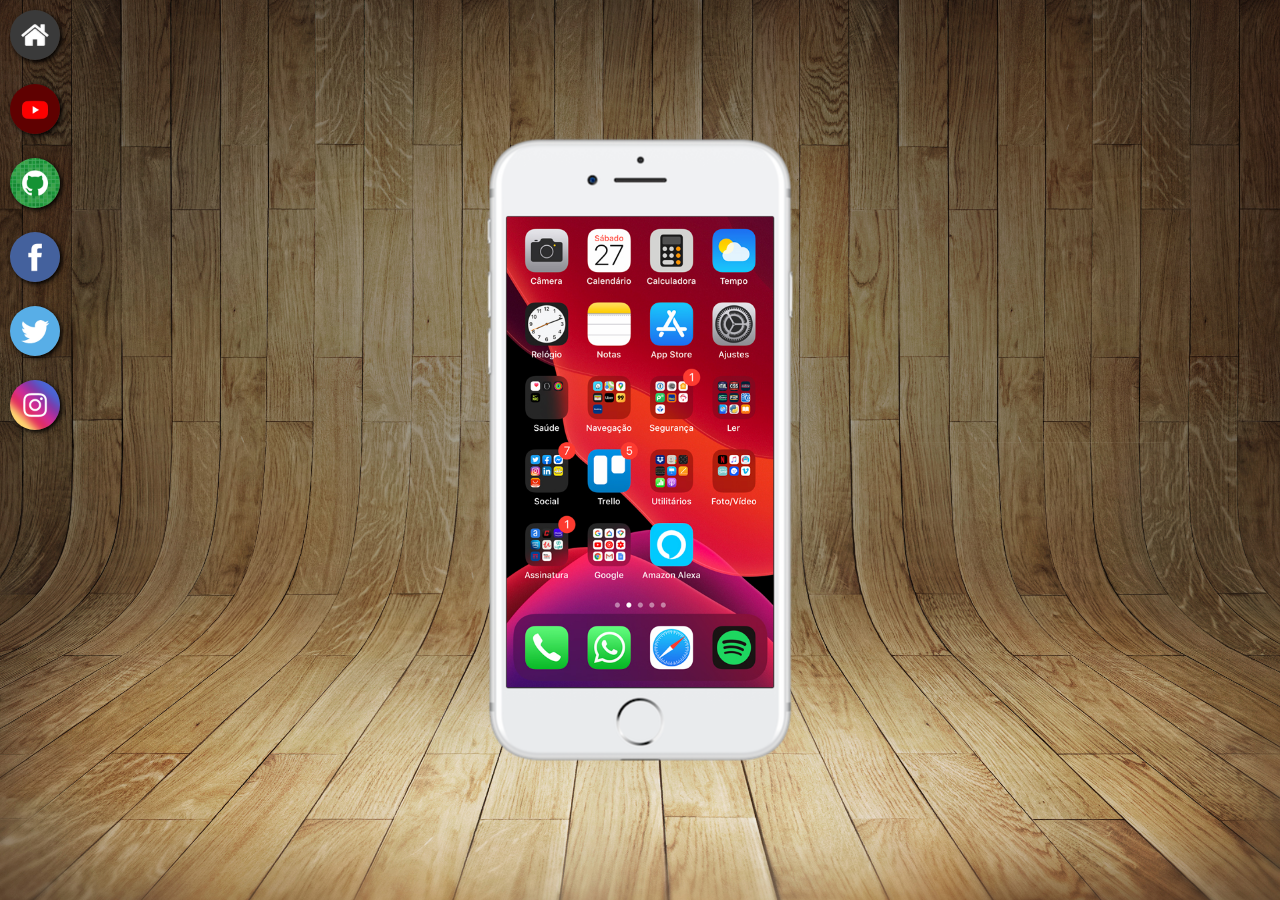
<file: index.html>
<!DOCTYPE html>
<html lang="pt-br">
<head>
    <meta charset="UTF-8">
    <meta name="viewport" content="width=device-width, initial-scale=1.0">
    <link rel="shortcut icon" href="favicon.ico" type="image/x-icon">
    <link rel="stylesheet" href="estilos/style.css">
    <title>Projeto redes sociais</title>
</head>
<body>
    <main>
        <section id="telefone">
            <iframe src="home.html" name="tela" id="tela" frameborder="0">
                Seu navegador nao e compativel
            </iframe>
        </section>
        <section id="redes-sociais">
            <a href="home.html" target="tela"><img src="imagens/logo-home.jpg" alt="Home"></a><br>
            <a href="youtube.html" target="tela"><img src="imagens/logo-youtube.jpg" alt="YouTube"></a><br>
            <a href="guithub.html" target="tela"><img src="imagens/logo-github.jpg" alt="gitHub"></a><br>
            <a href="facebook.html" target="tela"><img src="imagens/logo-facebook.jpg" alt="Facebook"></a><br>
            <a href="Twiter.html" target="tela"><img src="imagens/logo-twitter.jpg" alt="Twitter"></a><br>
            <a href="instagran.html"target="tela"><img src="imagens/logo-instagram.jpg" alt="Instagran"></a>

        </section>
    </main>
</body>
</html>
</file>
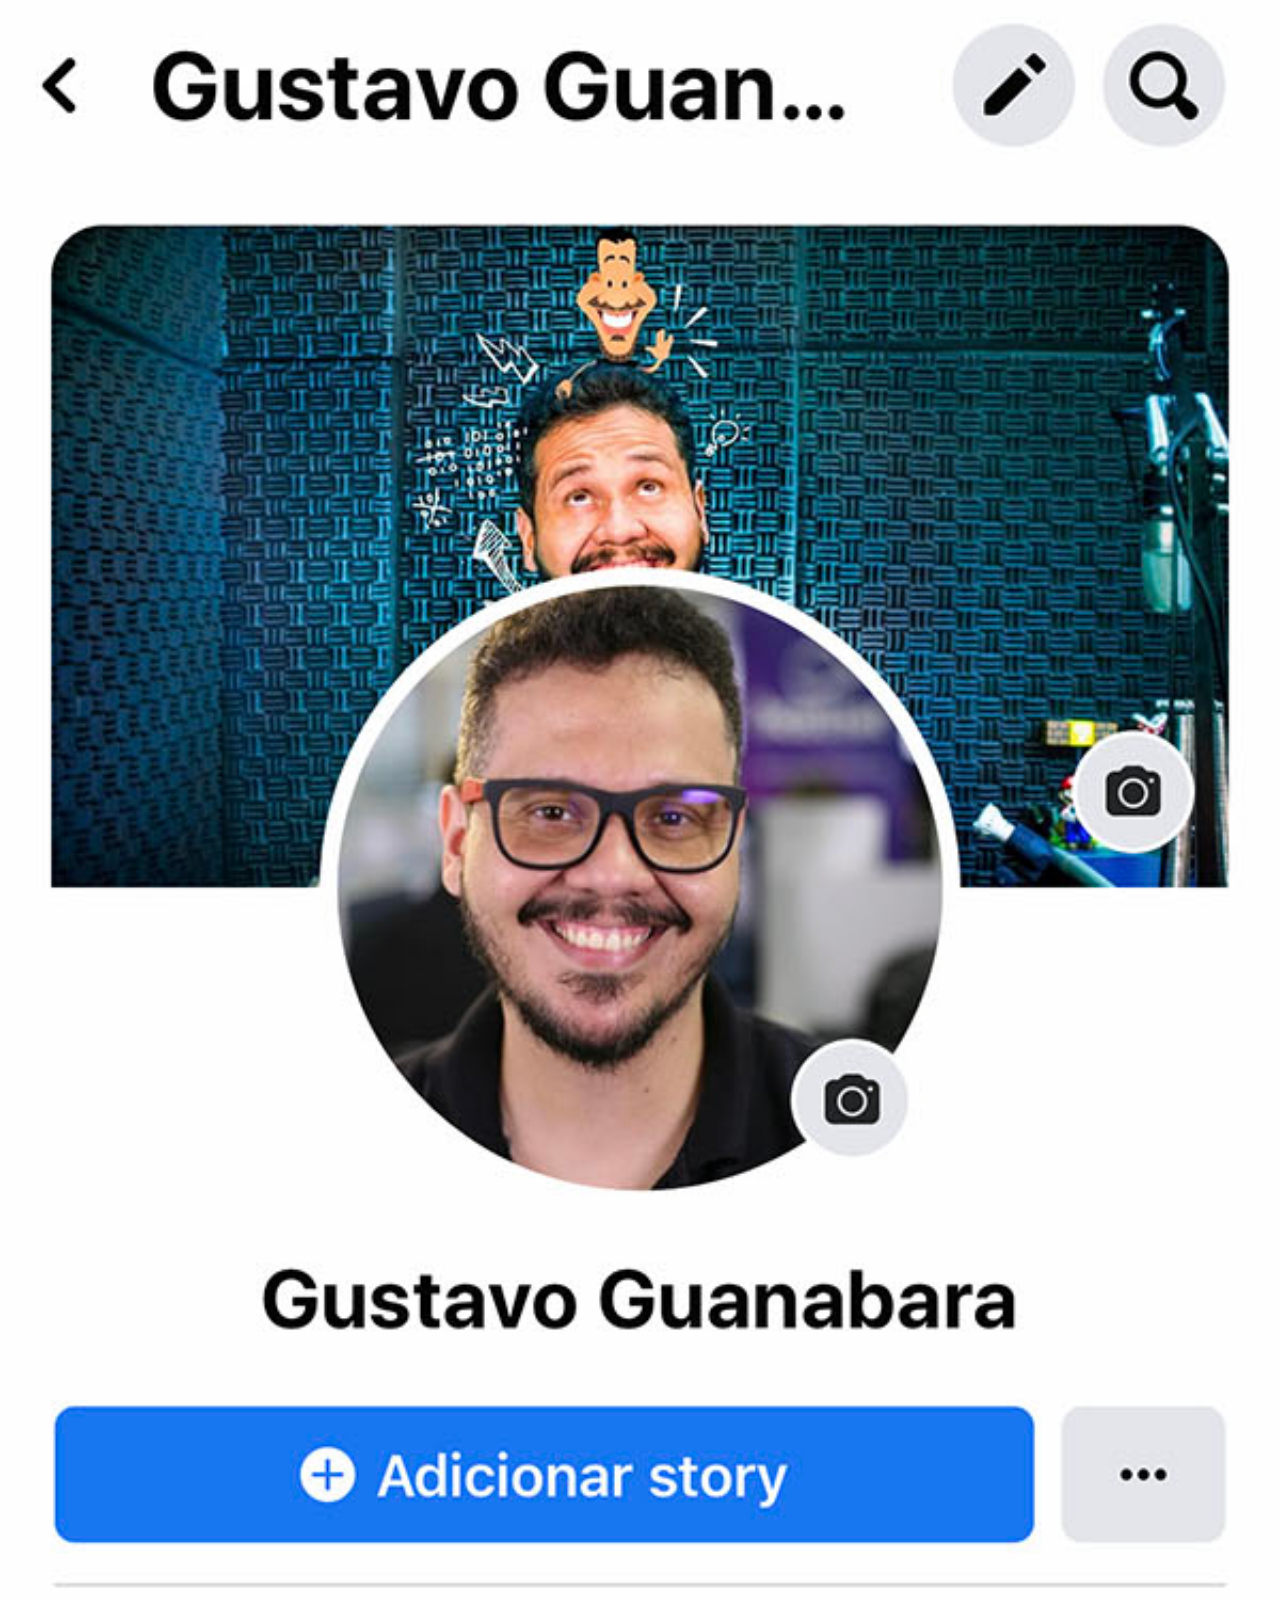
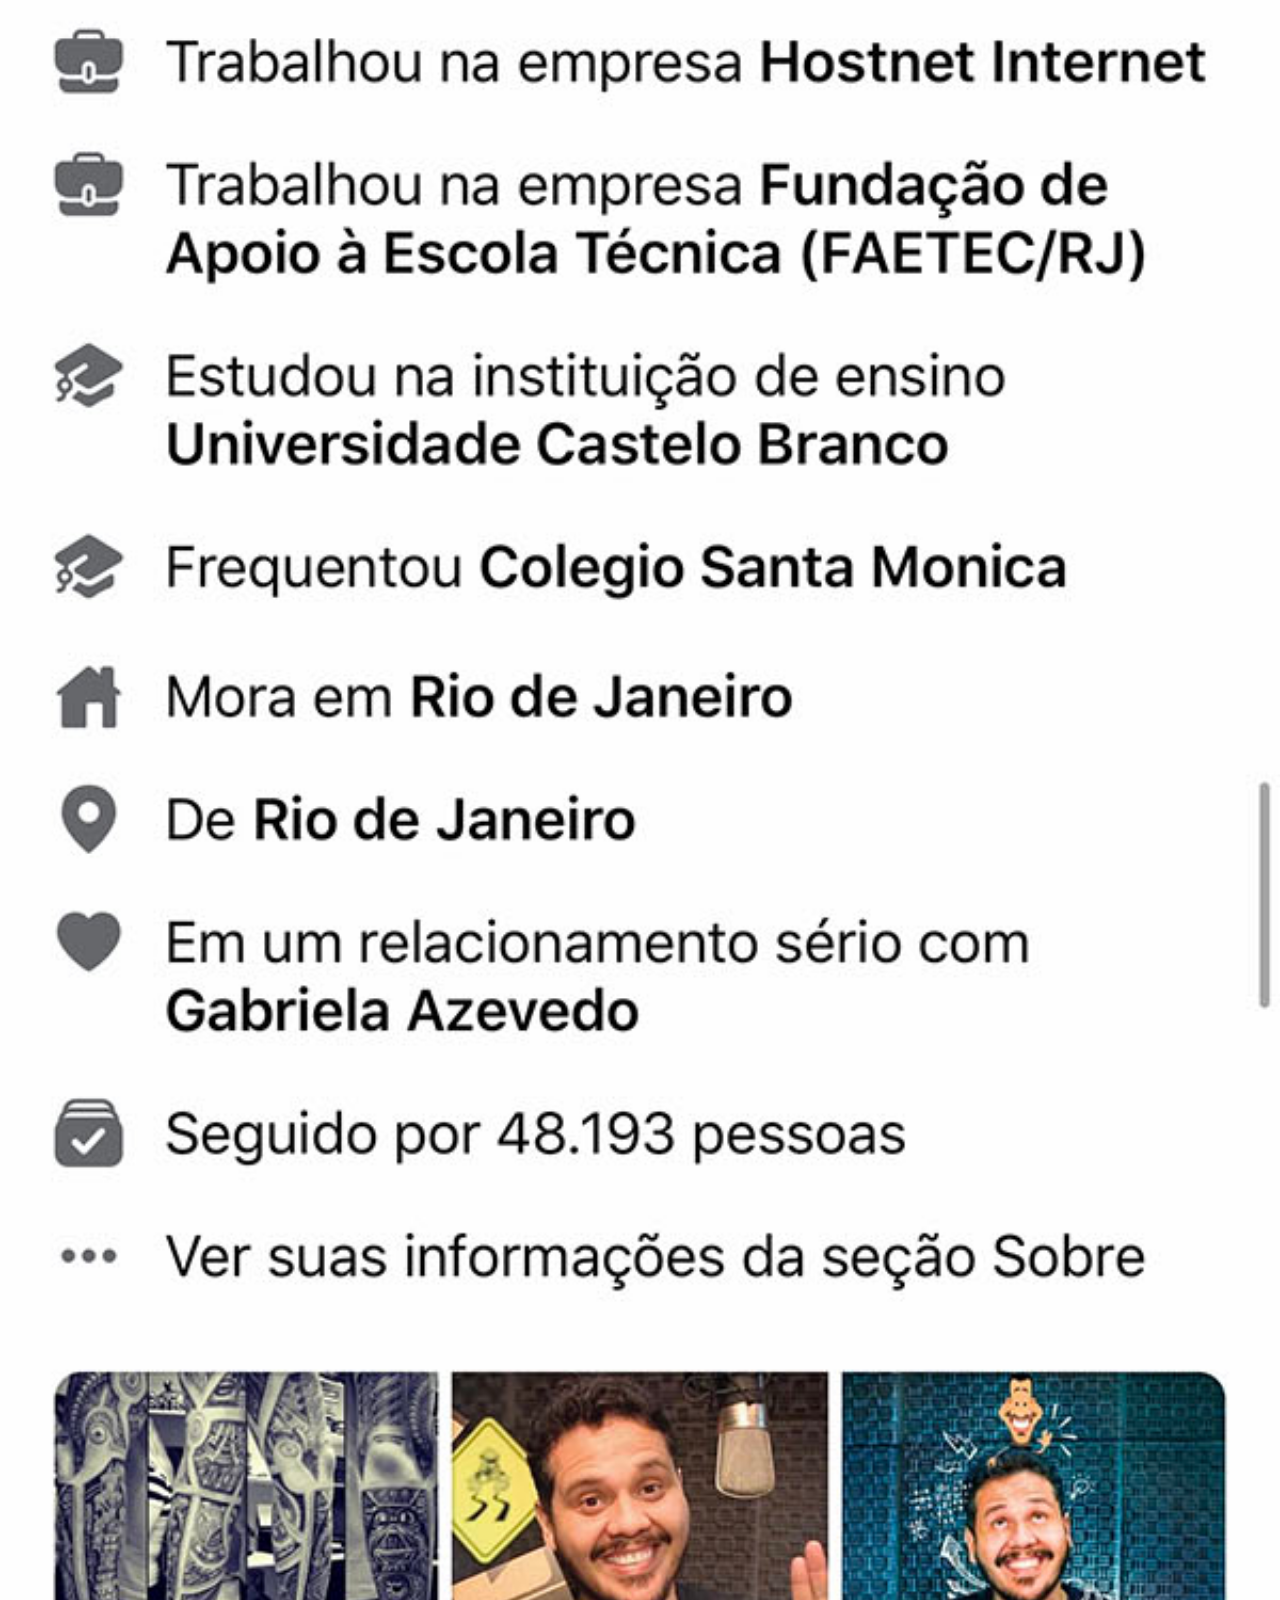
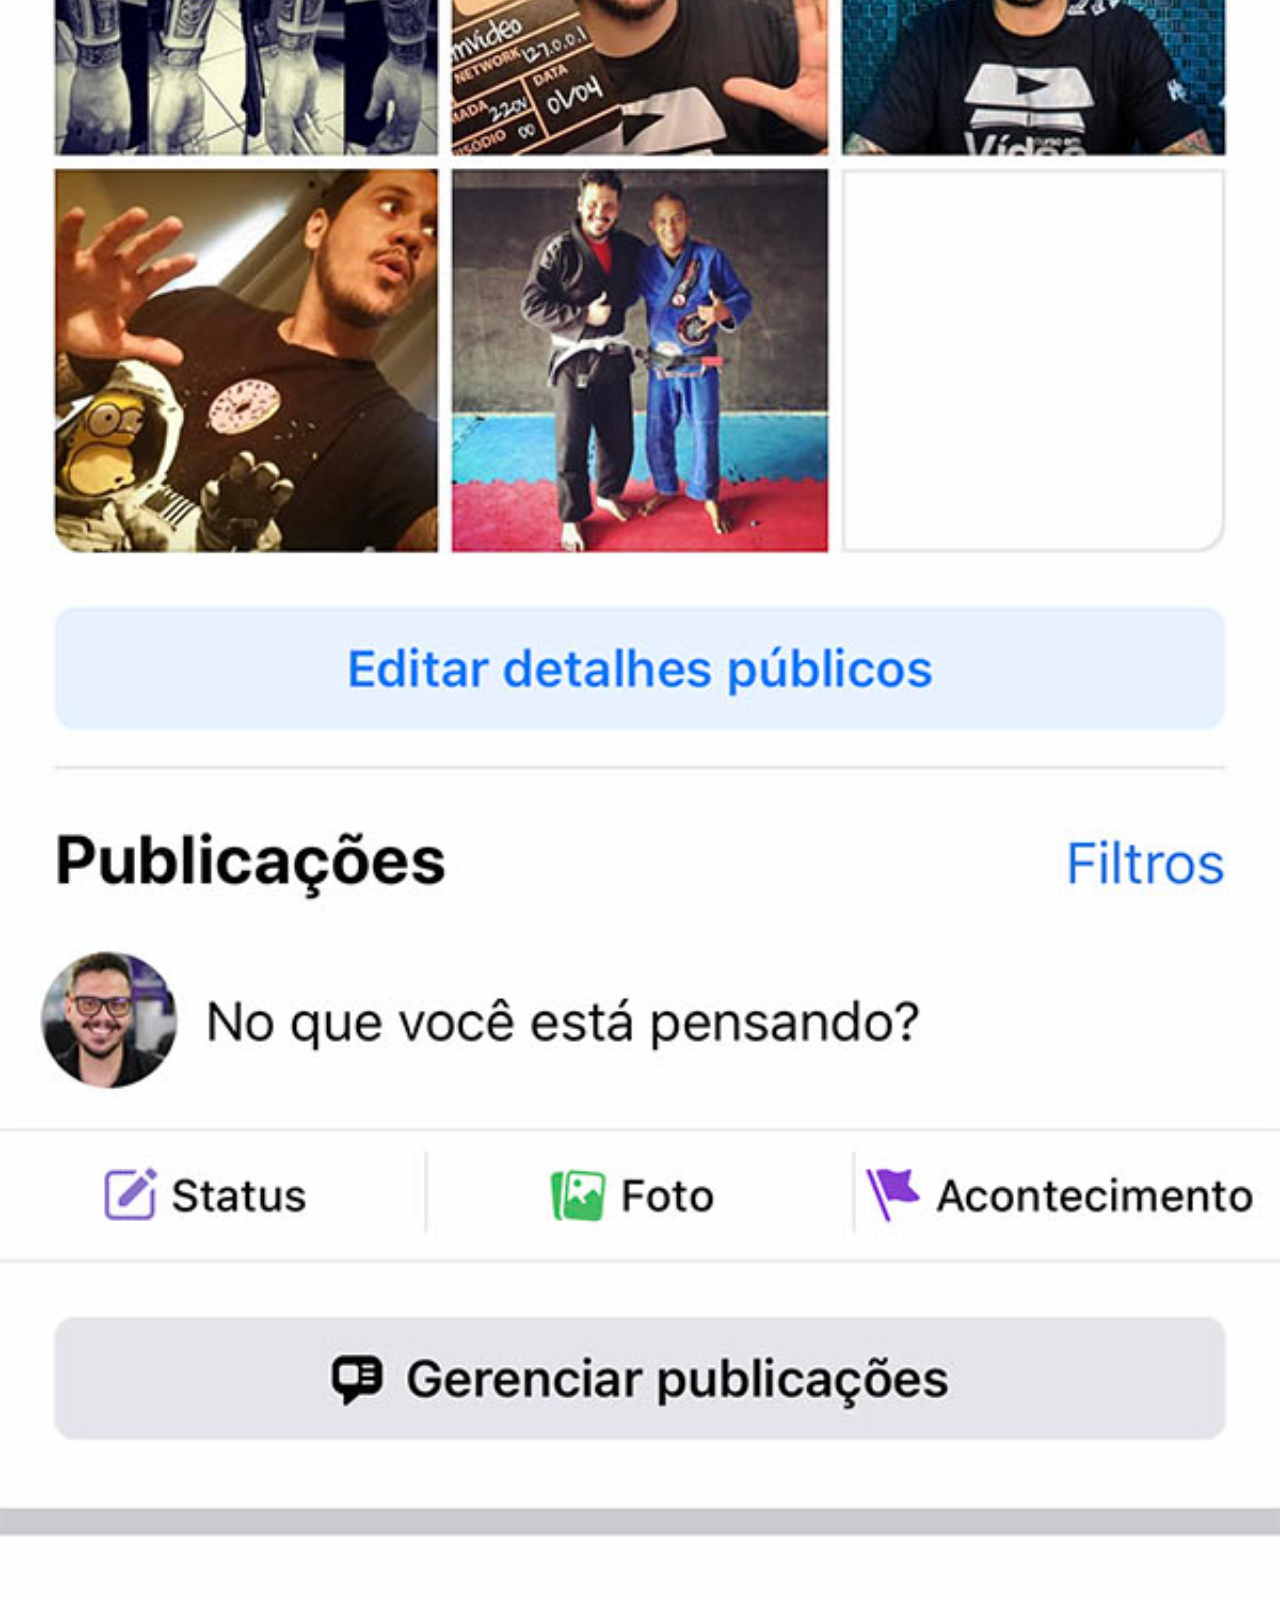
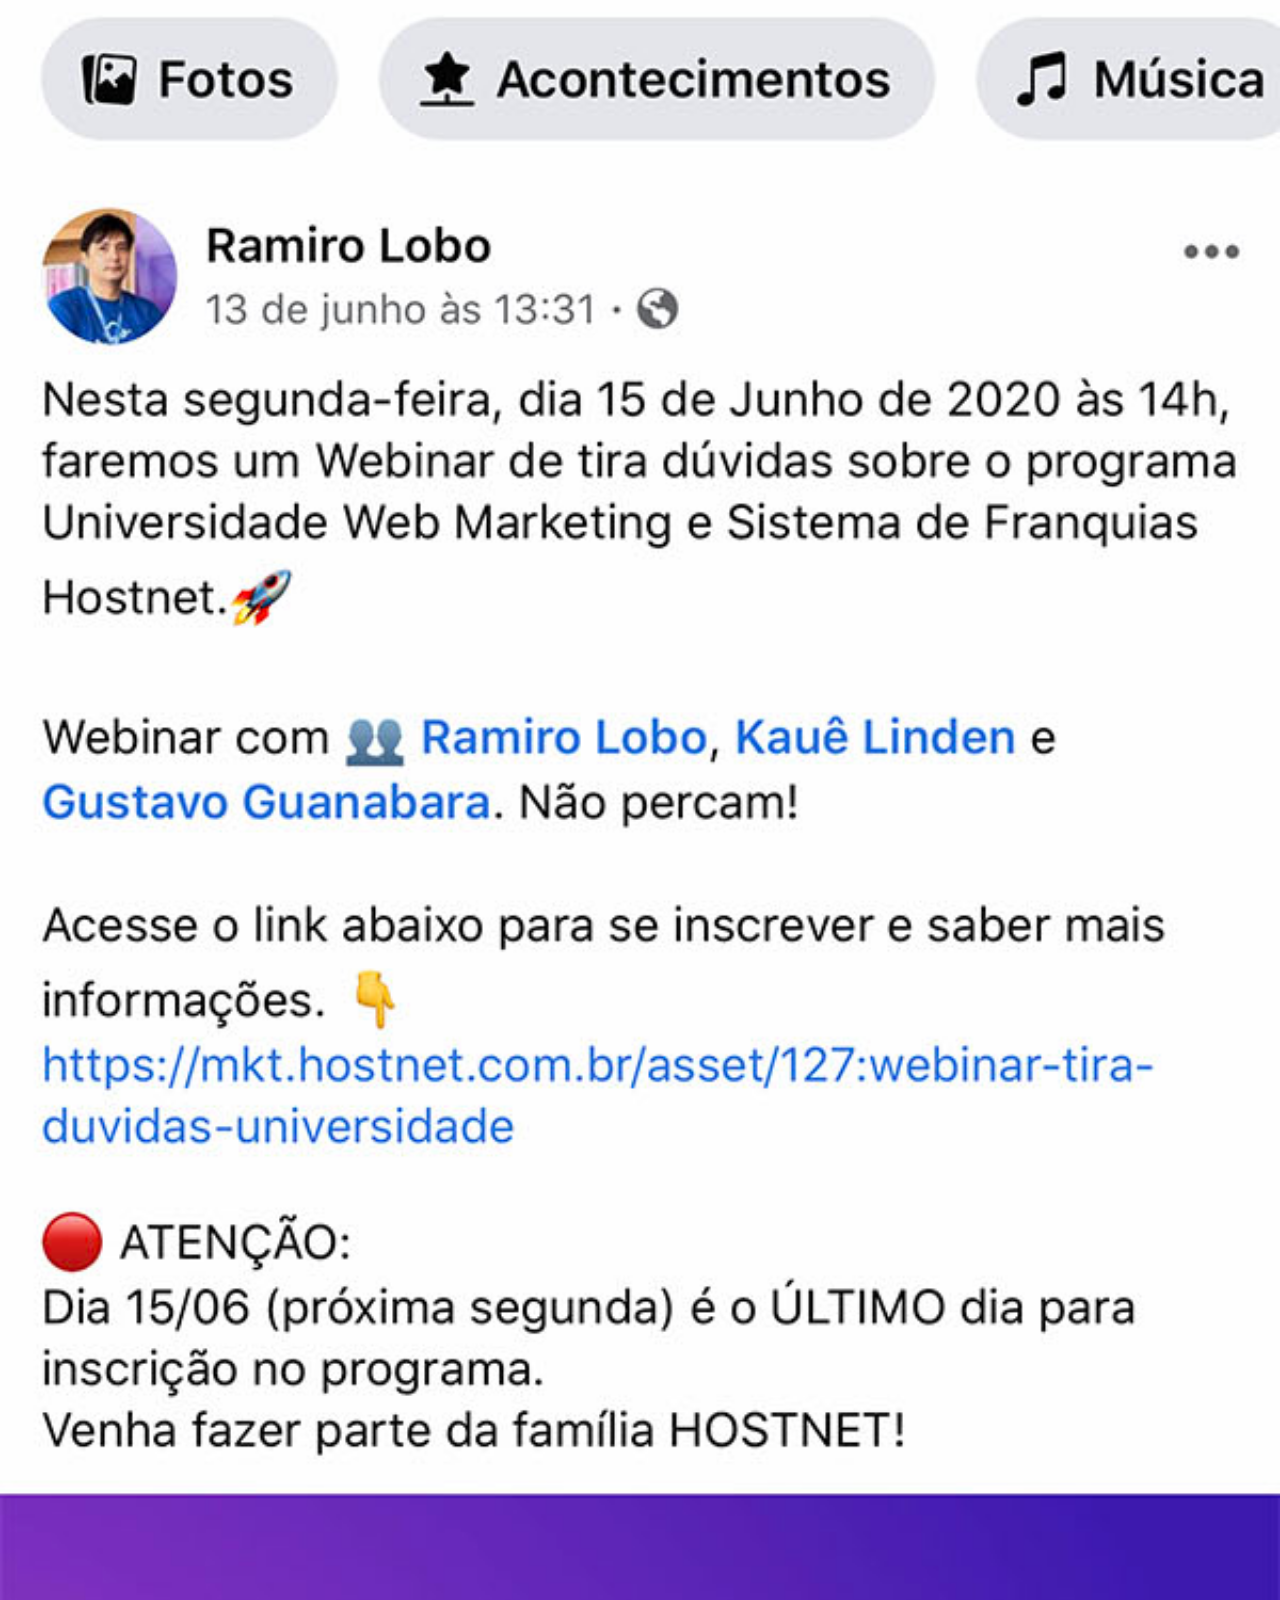
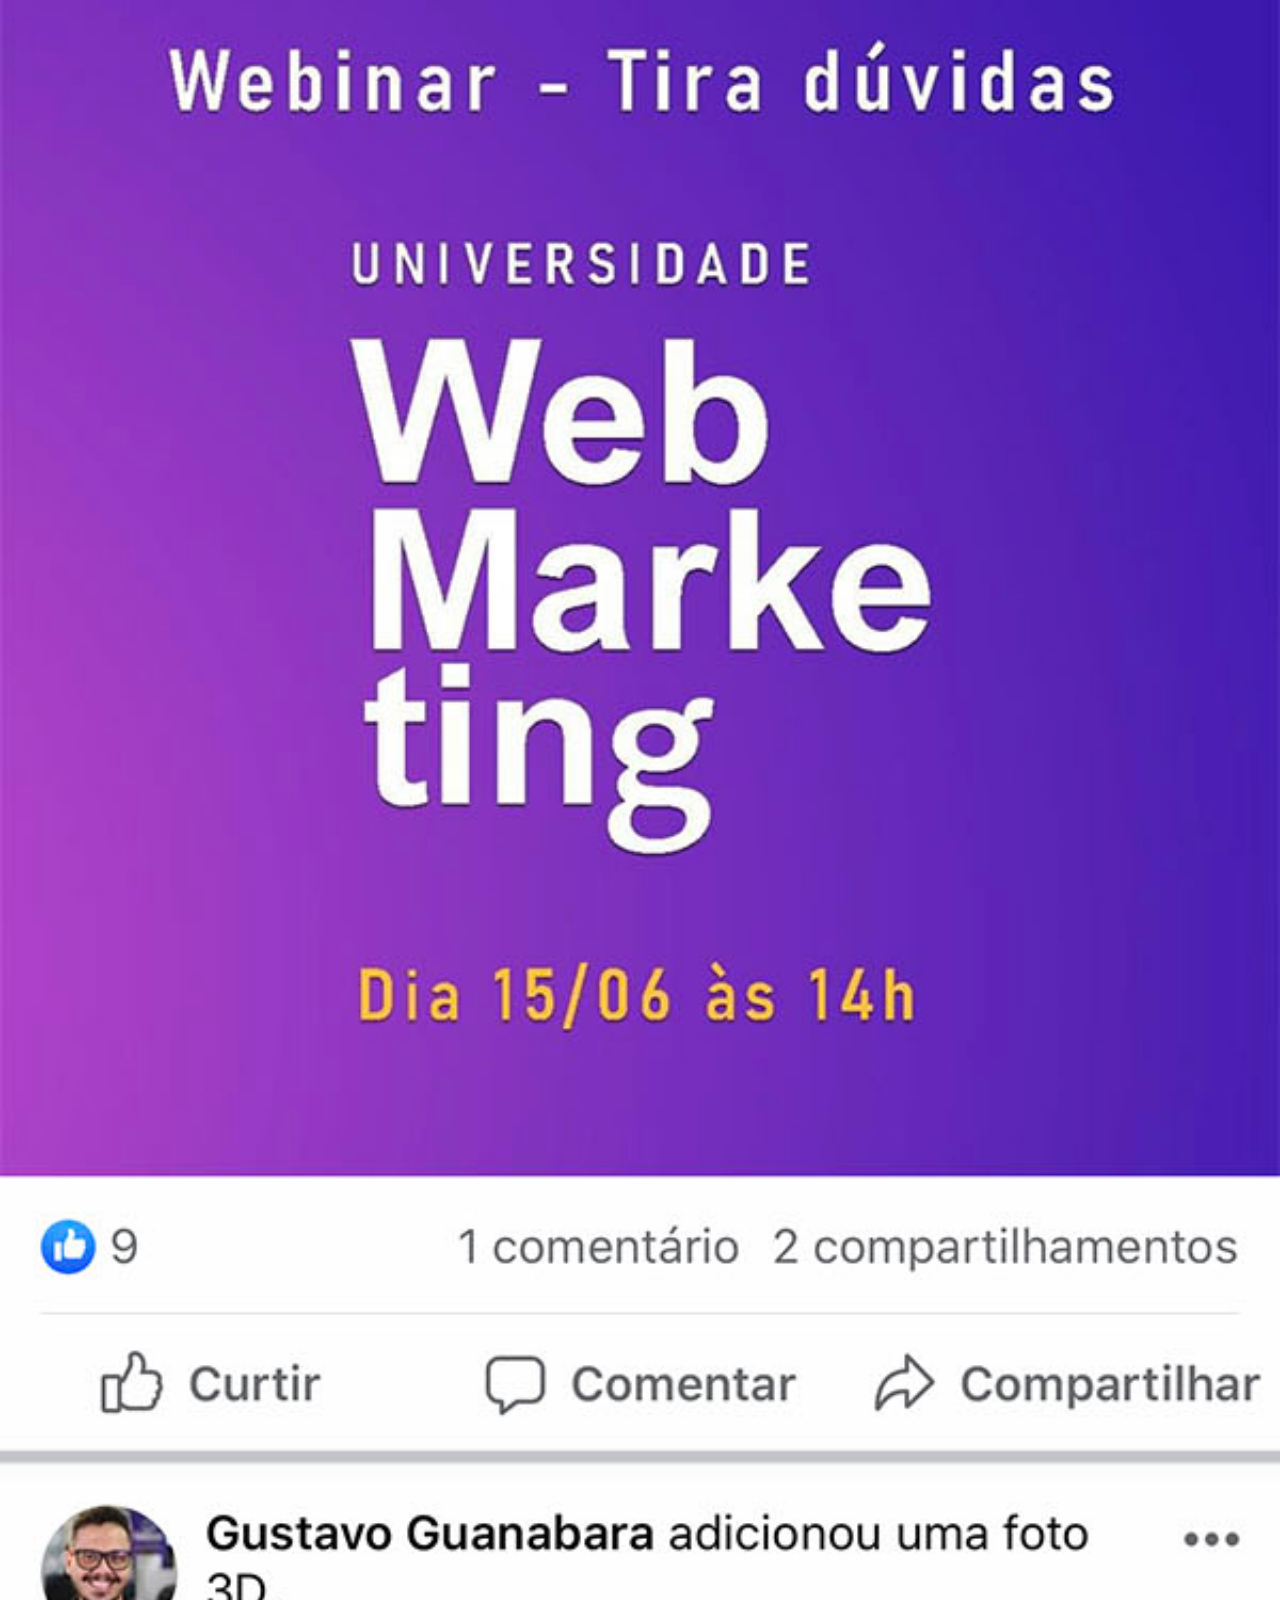
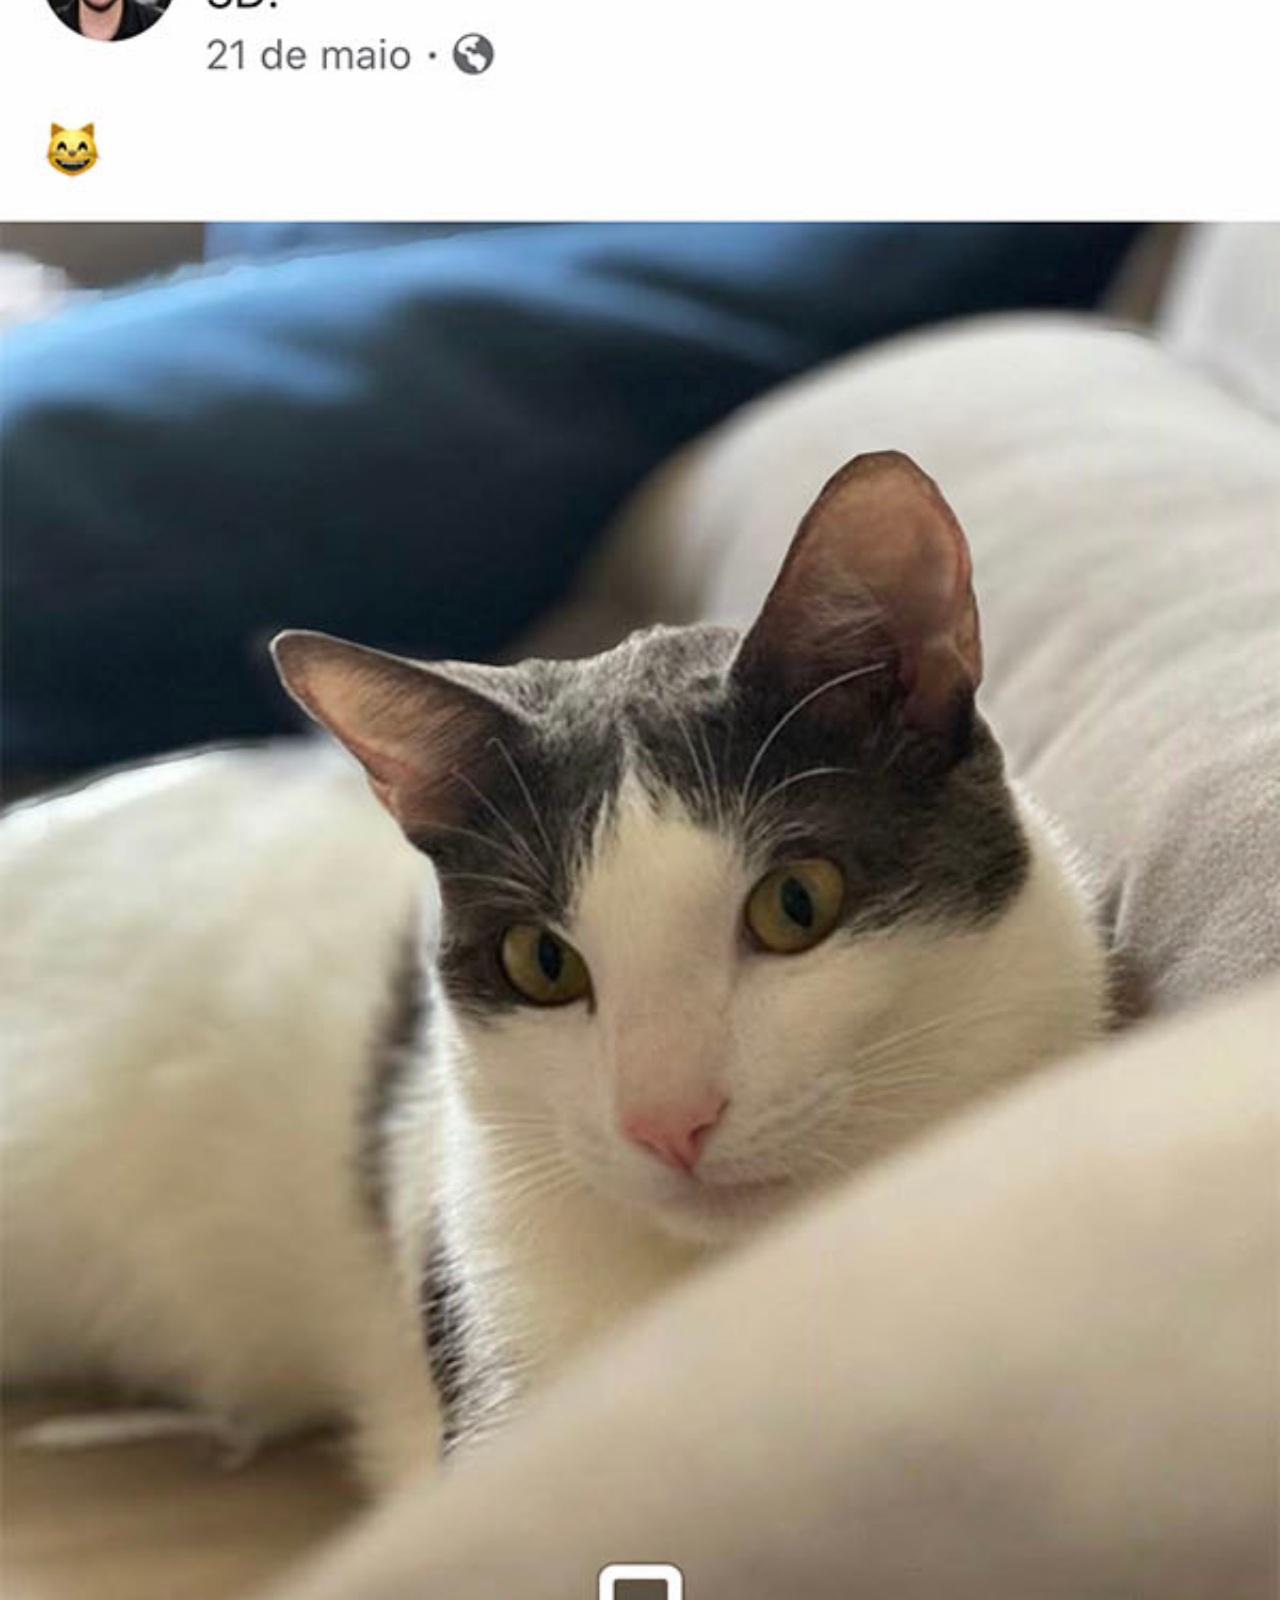
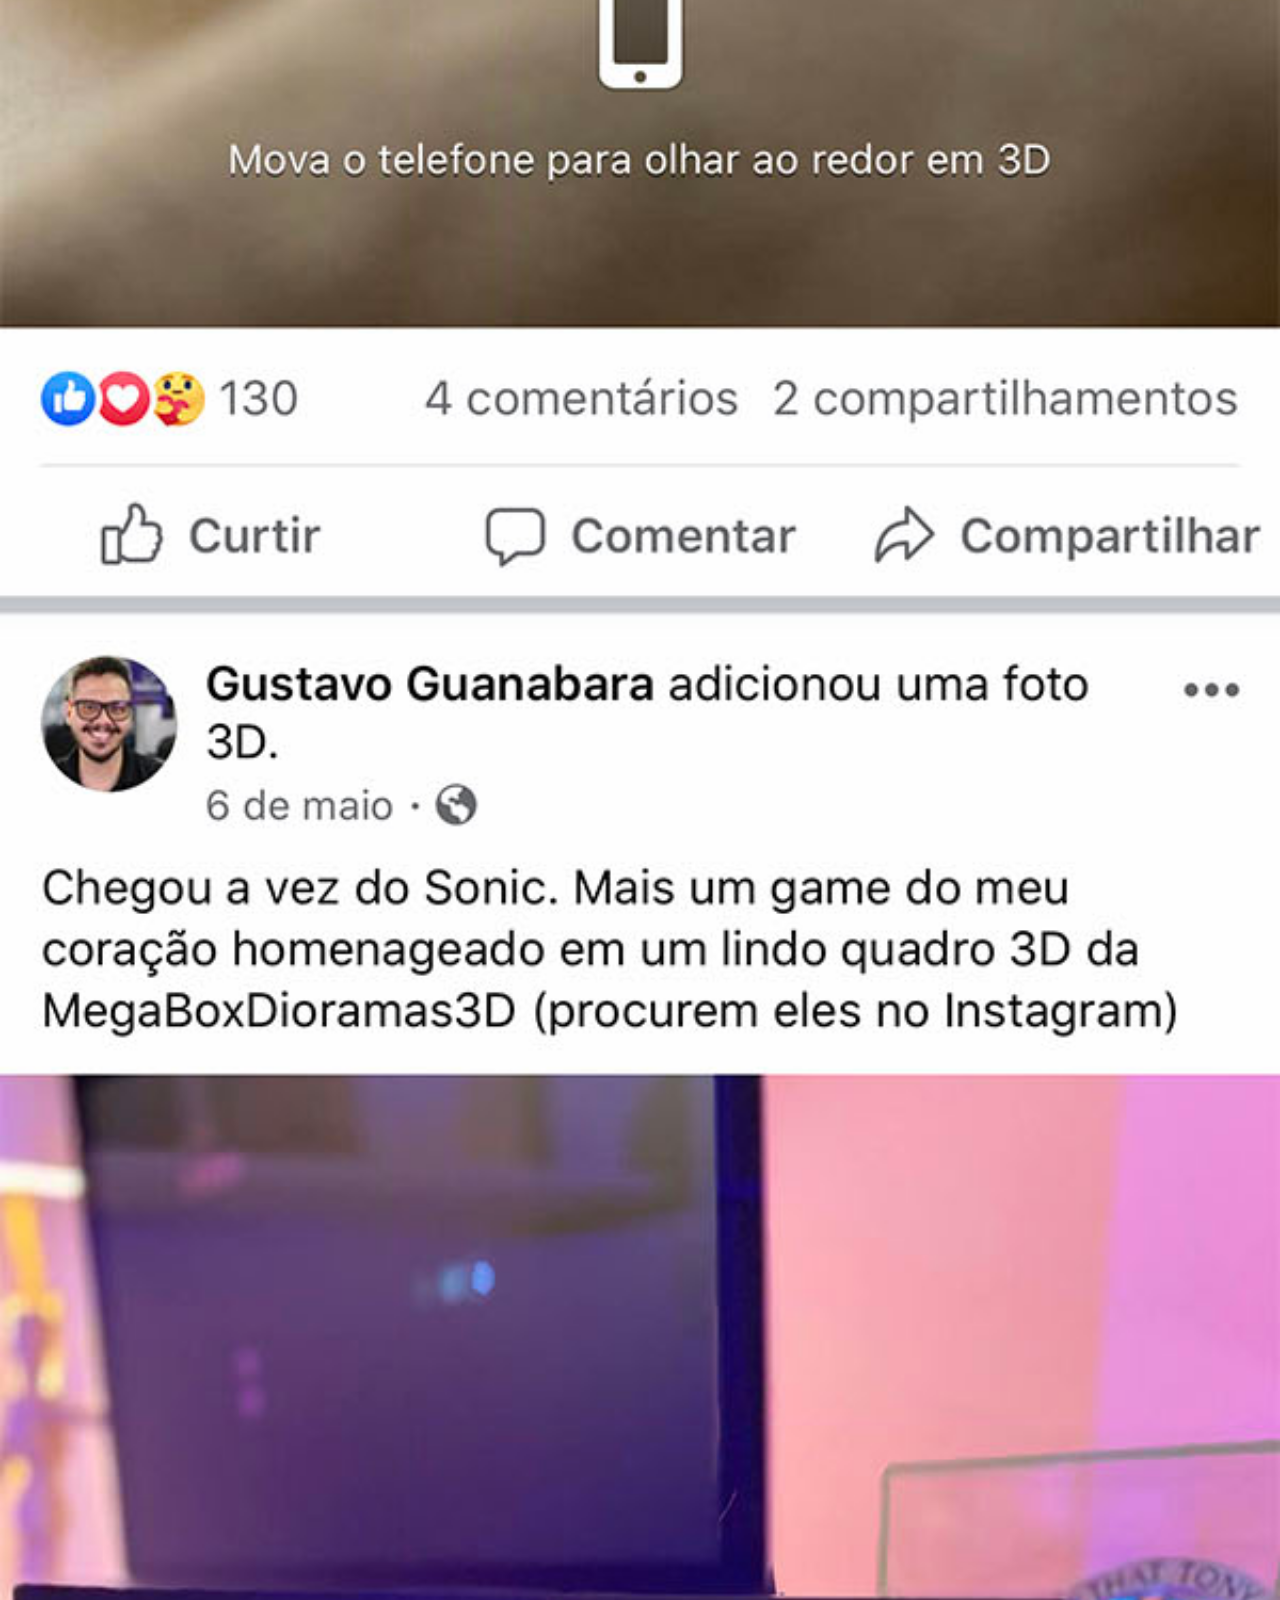
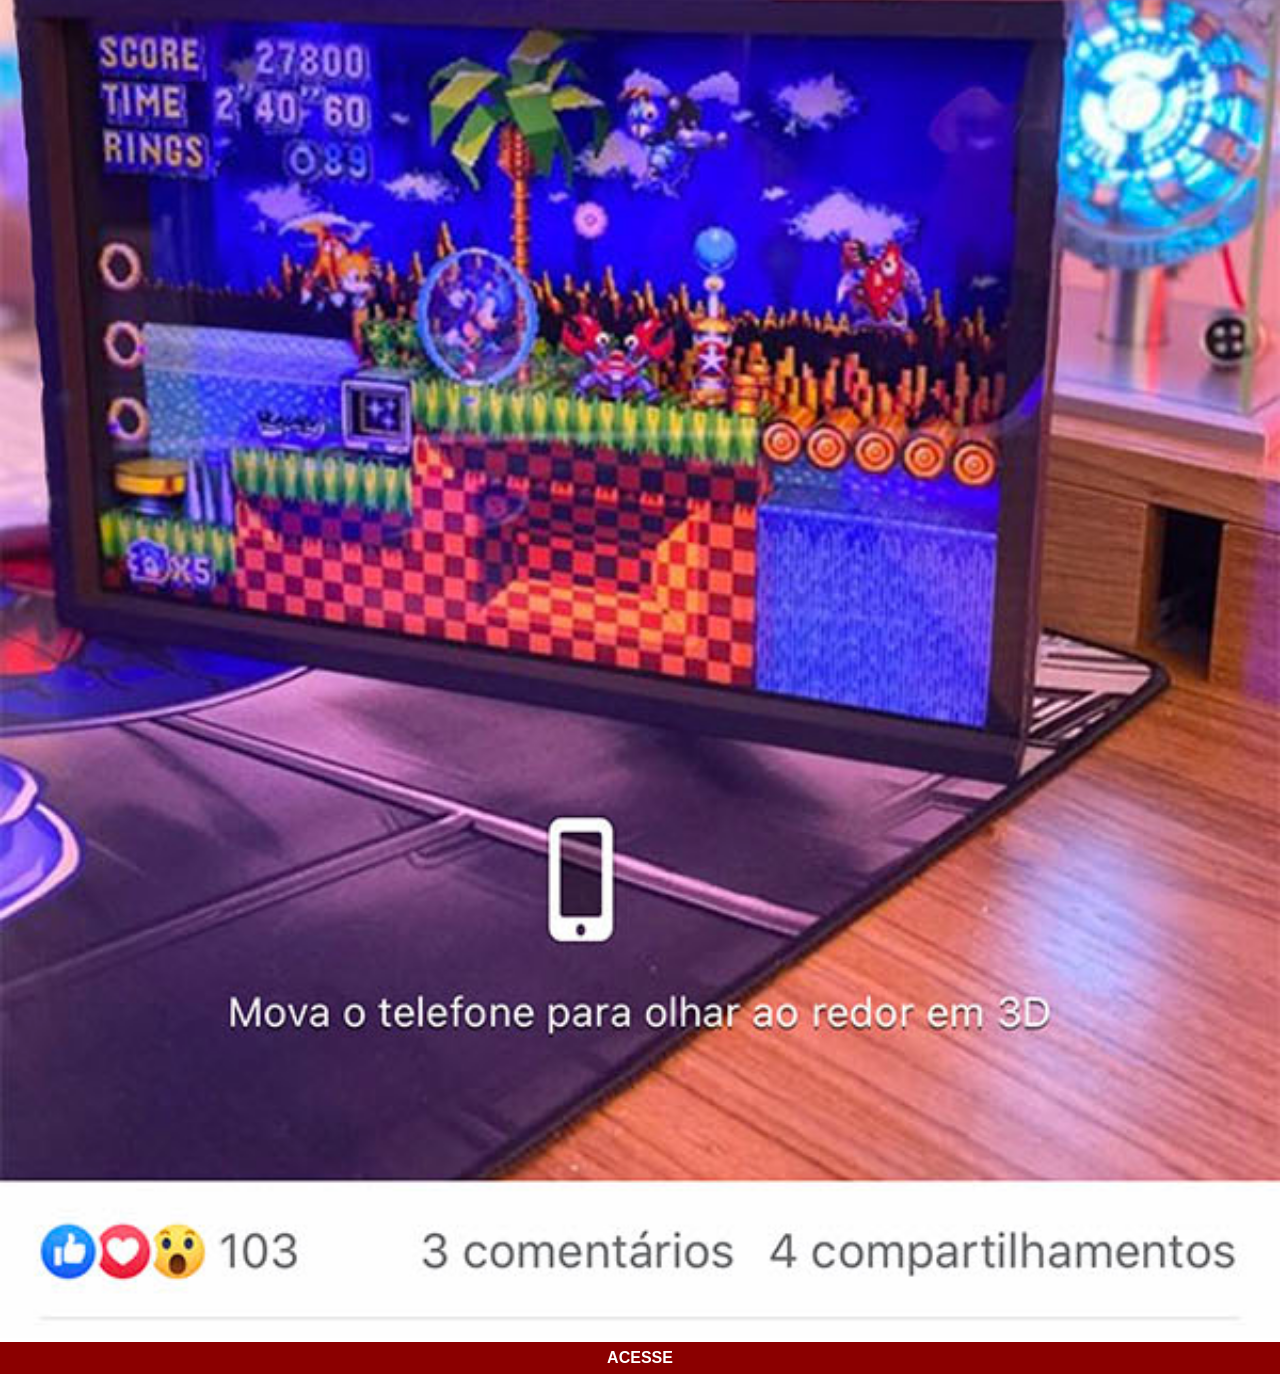
<file: facebook.html>
<!DOCTYPE html>
<html lang="pt-br">
<head>
    <meta charset="UTF-8">
    <meta name="viewport" content="width=device-width, initial-scale=1.0">
    <title>Facebook</title>
    <link rel="stylesheet" href="estilos/social.css">
        
</head>
<body>
    <img src="imagens/tela-facebook.jpg" alt="Facebook">
    <a href="https://www.facebook.com/denis.lps.3/" target="_blank">ACESSE</a>
</body>
</html>
</file>
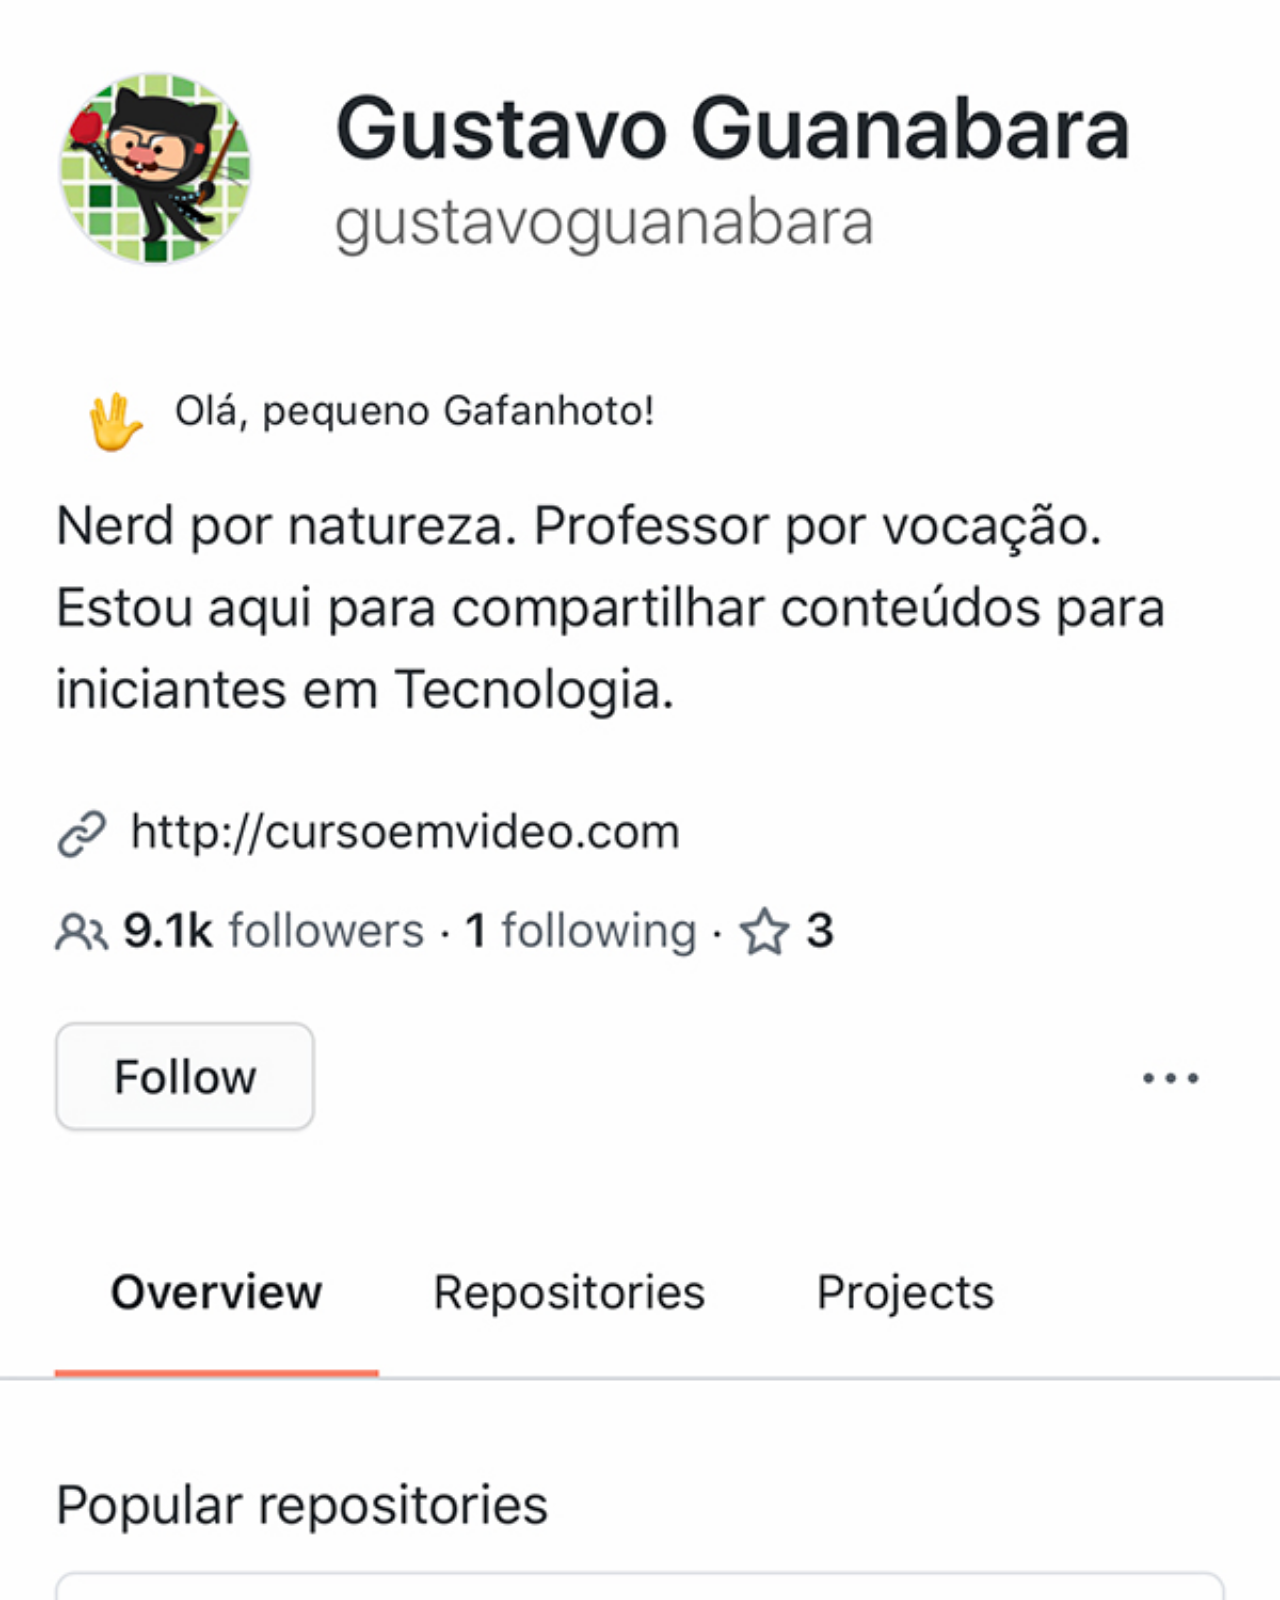
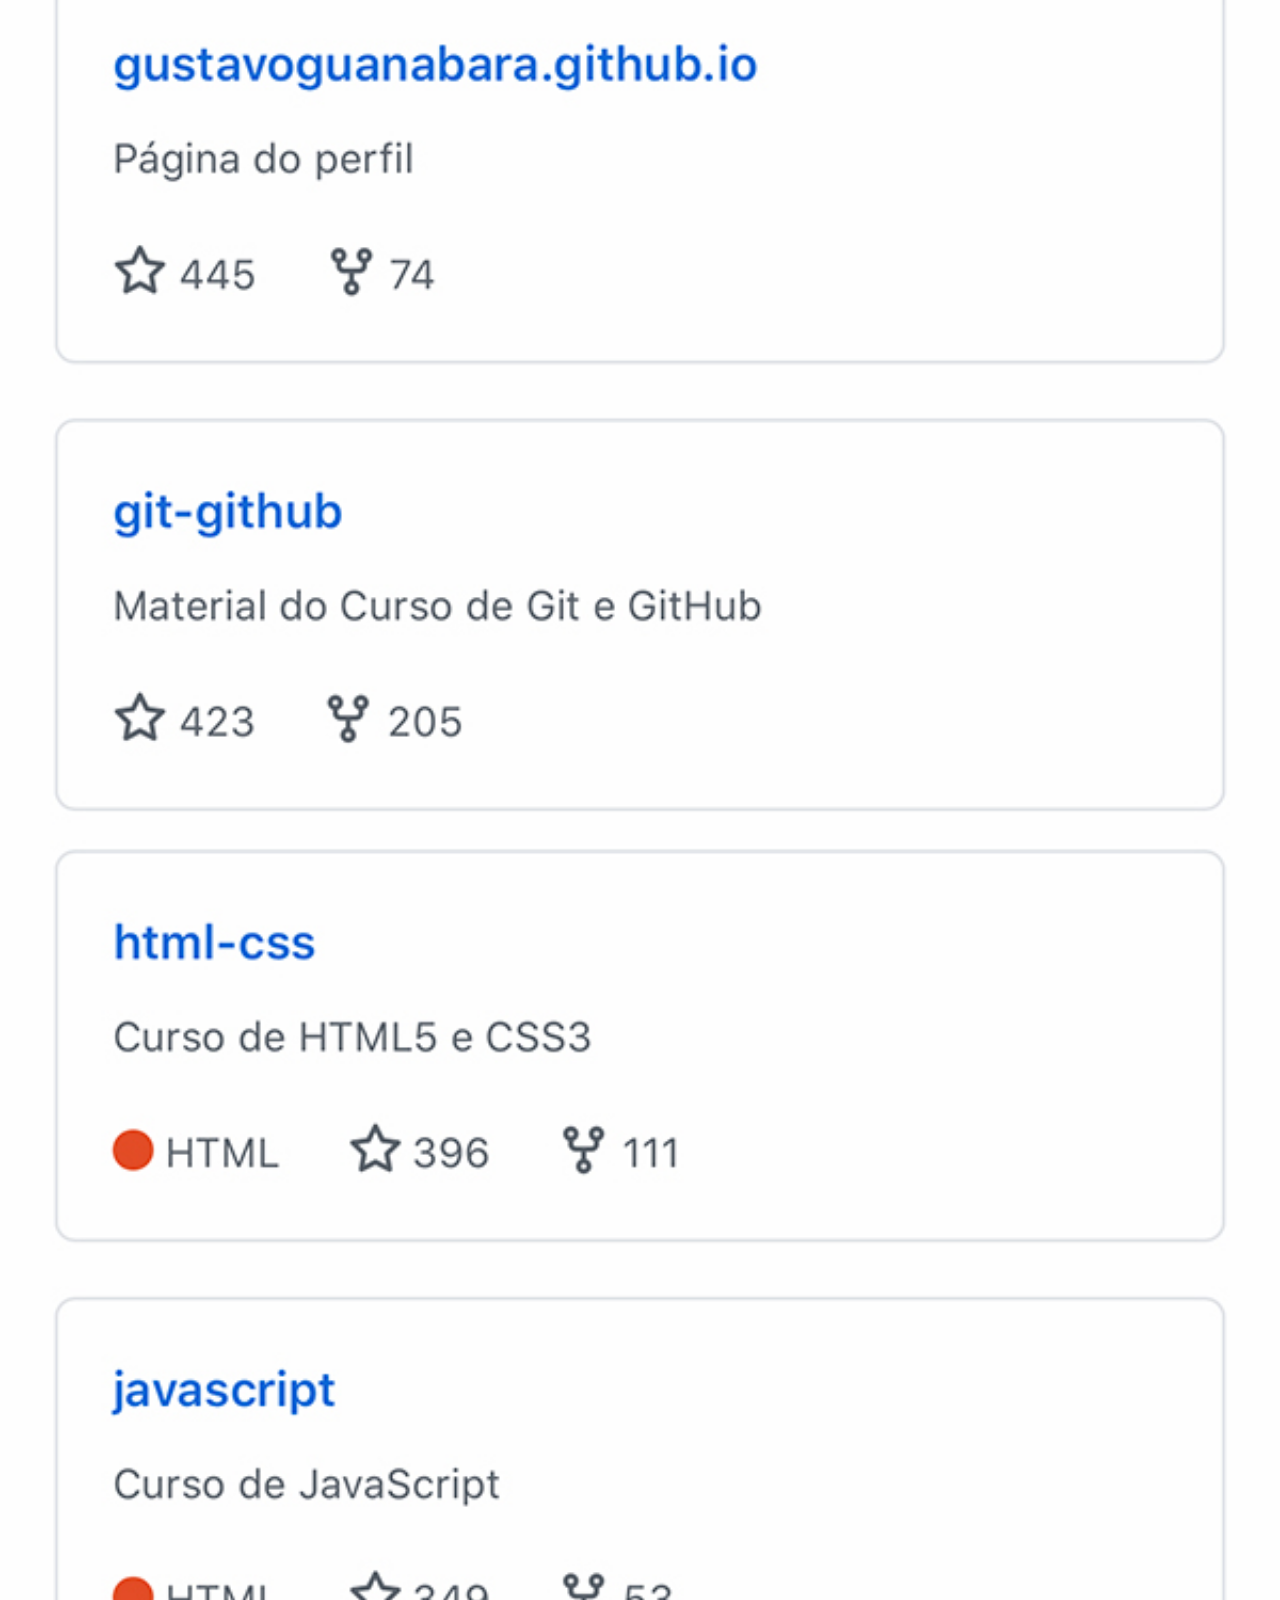
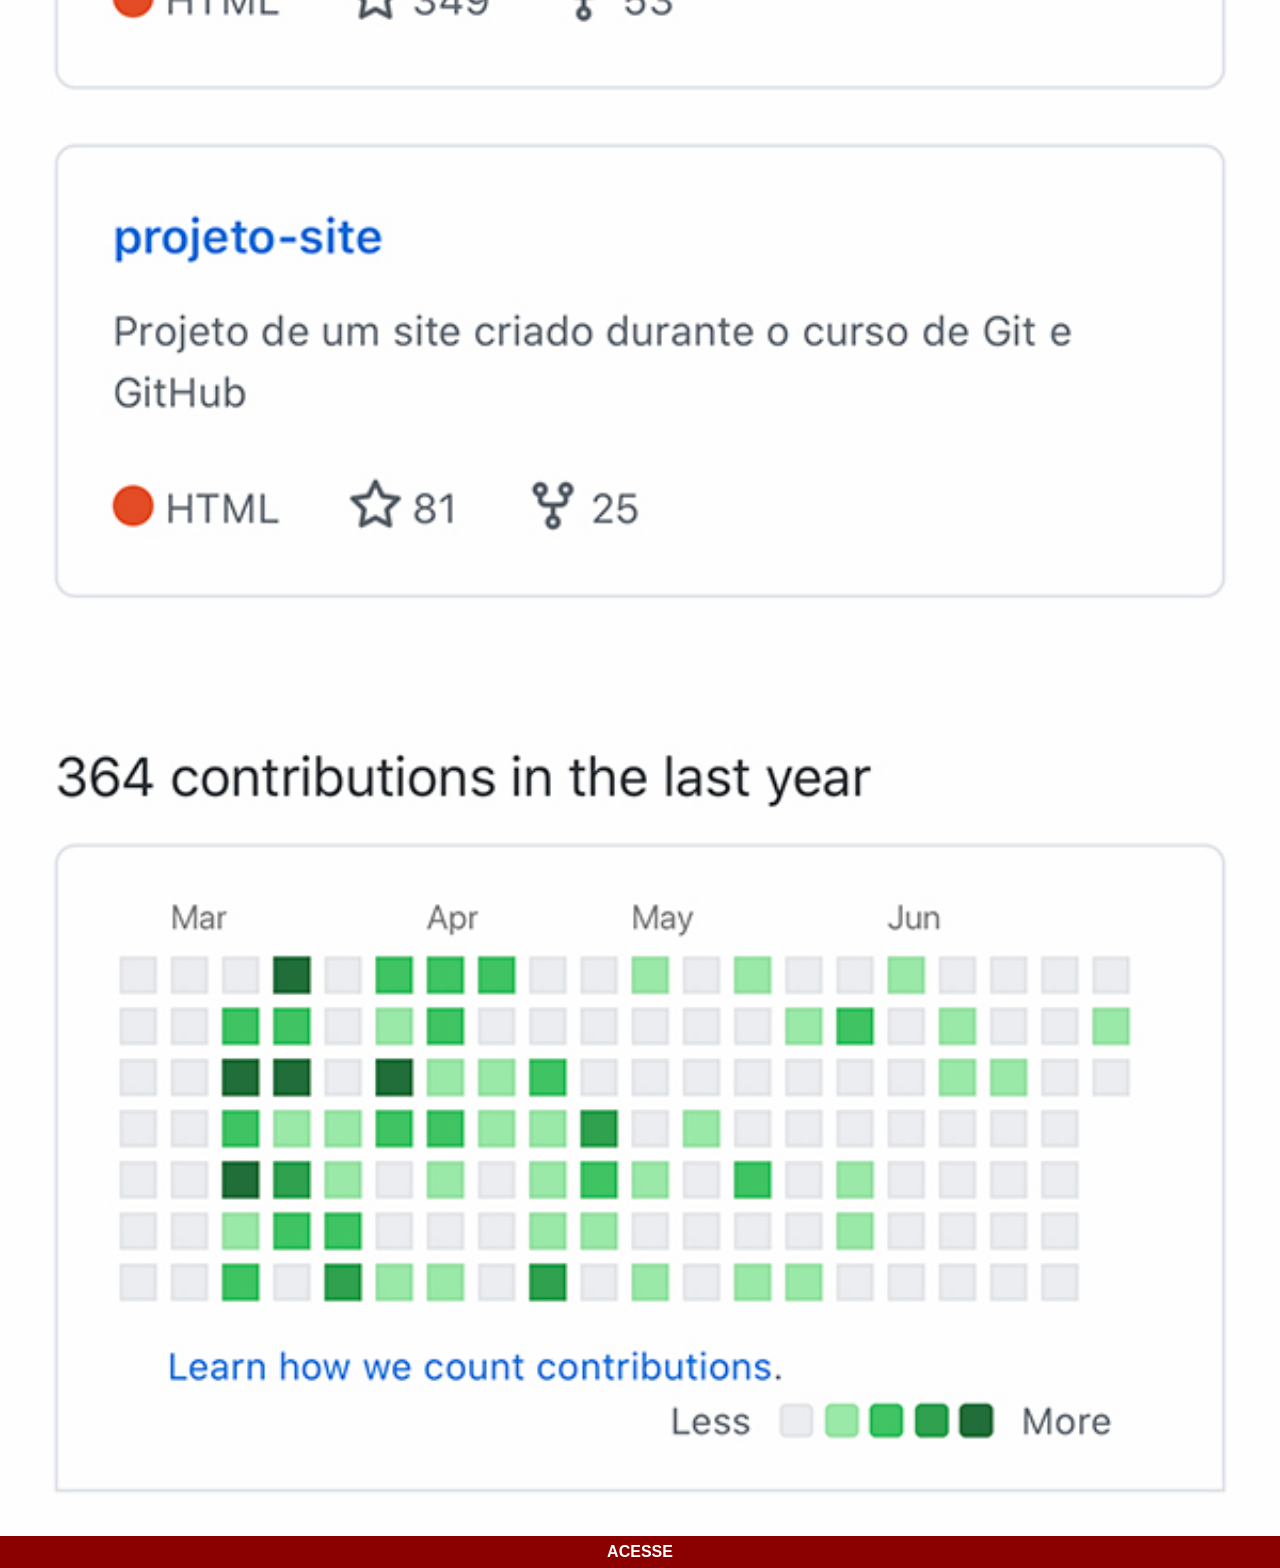
<file: guithub.html>
<!DOCTYPE html>
<html lang="pt-br">
<head>
    <meta charset="UTF-8">
    <meta name="viewport" content="width=device-width, initial-scale=1.0">
    <title>GitHub</title>
    <link rel="stylesheet" href="estilos/social.css">
</head>
<body>
    <img src="imagens/tela-github.jpg" alt="Youtube">
    <a href="https://github.com/denison123/HTML_5_CSS_3">ACESSE</a>
</body>
</html>
</file>
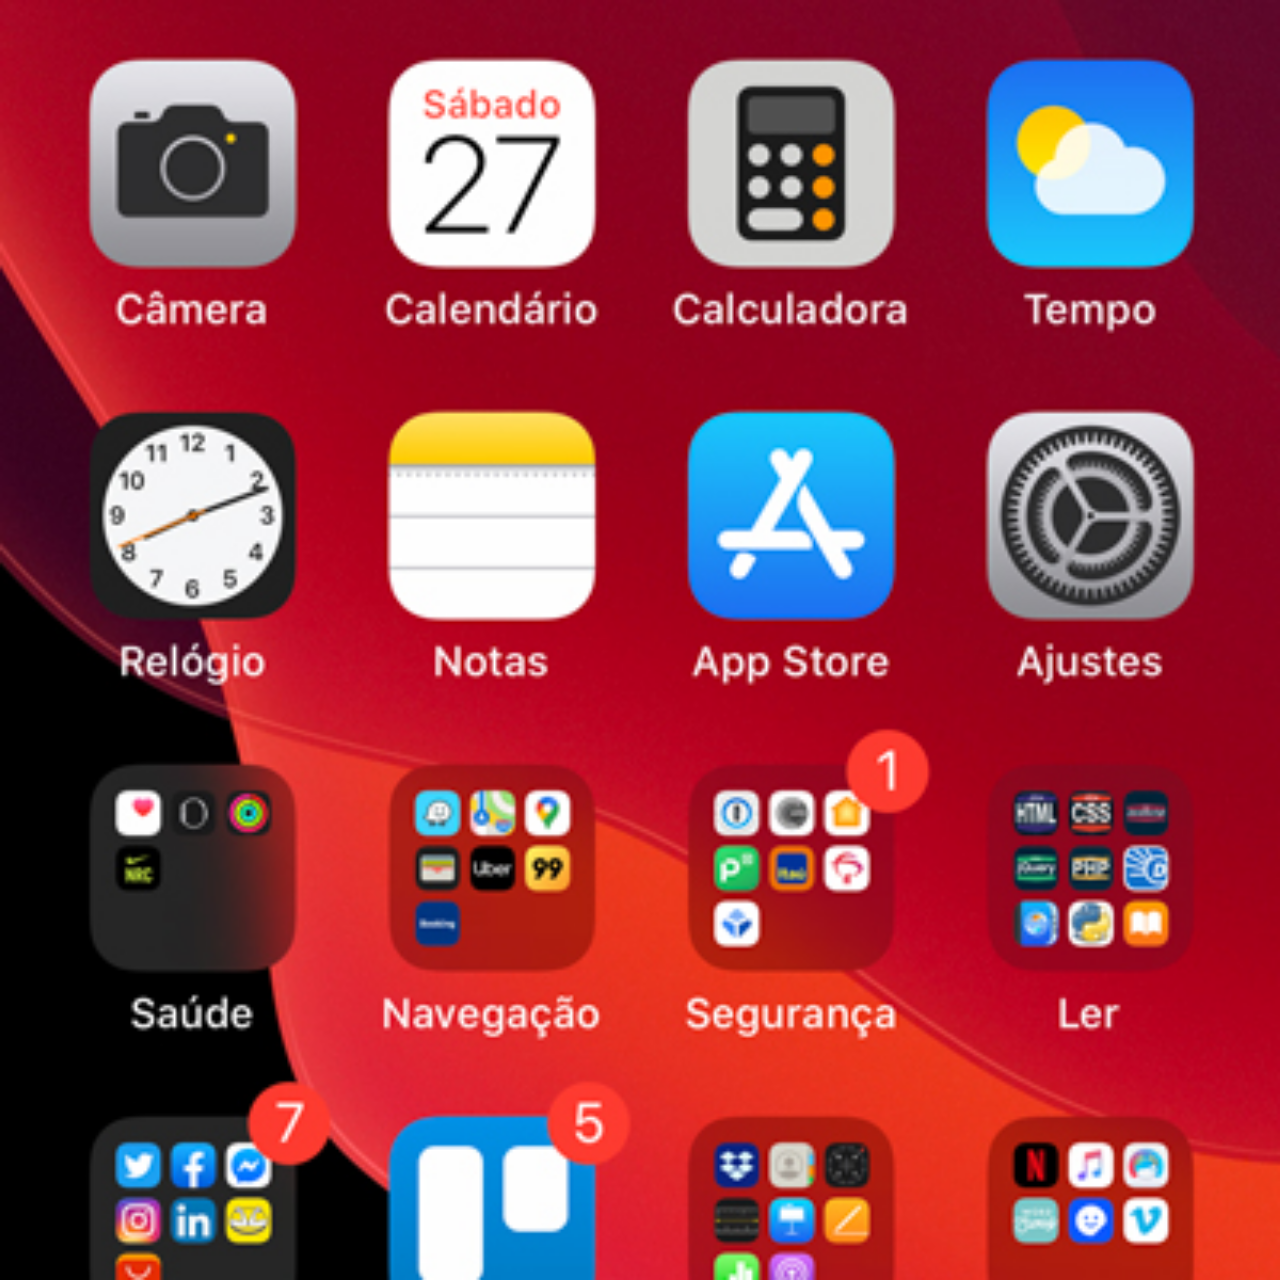
<file: home.html>
<!DOCTYPE html>
<html lang="pt-br">

<head>
    <meta charset="UTF-8">
    <meta name="viewport" content="width=device-width, initial-scale=1.0">
    <title>Home</title>
</head>
<style>
    * {
        margin: 0px;
        padding: 0px;
    }

    body {
        width: 100vw;
        height: 100vw;
        background: black url(imagens/tela-home.jpg) top;
        background-size: cover;
    }
</style>

<body>

</body>

</html>
</file>
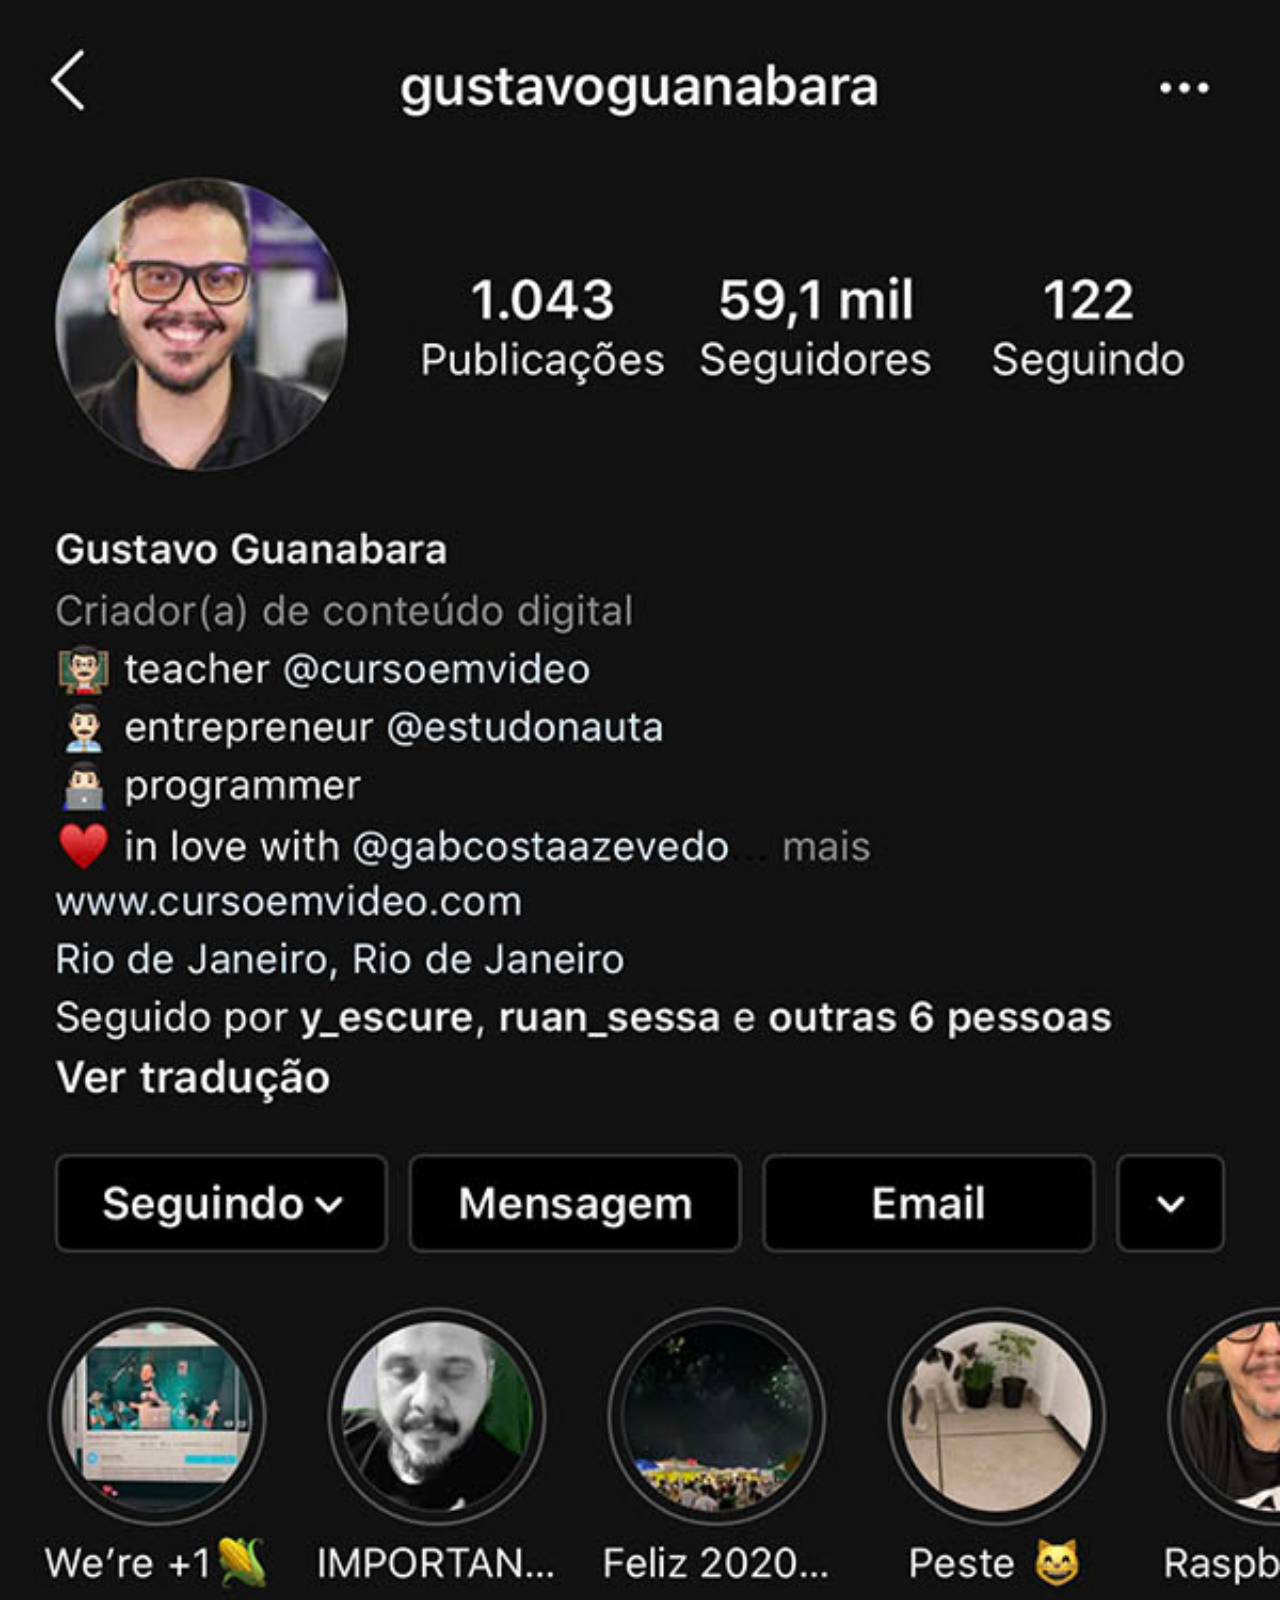
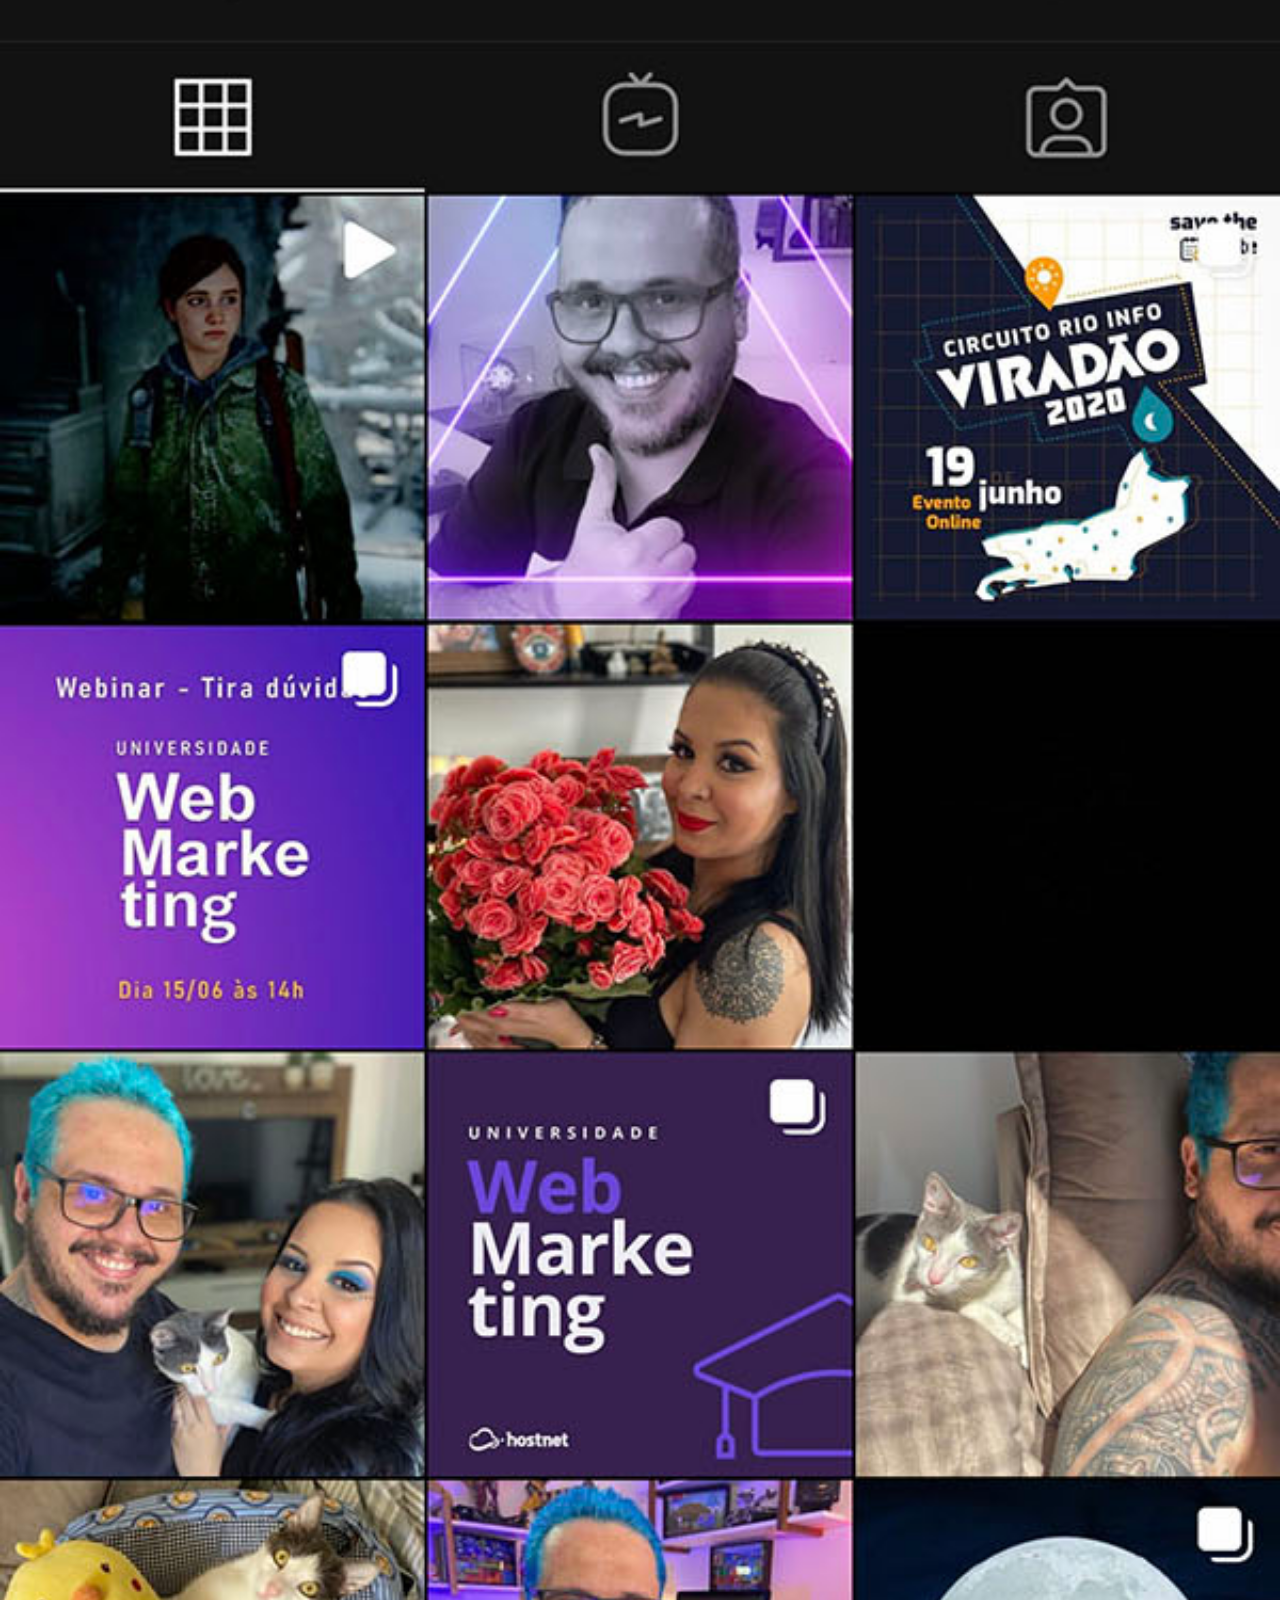
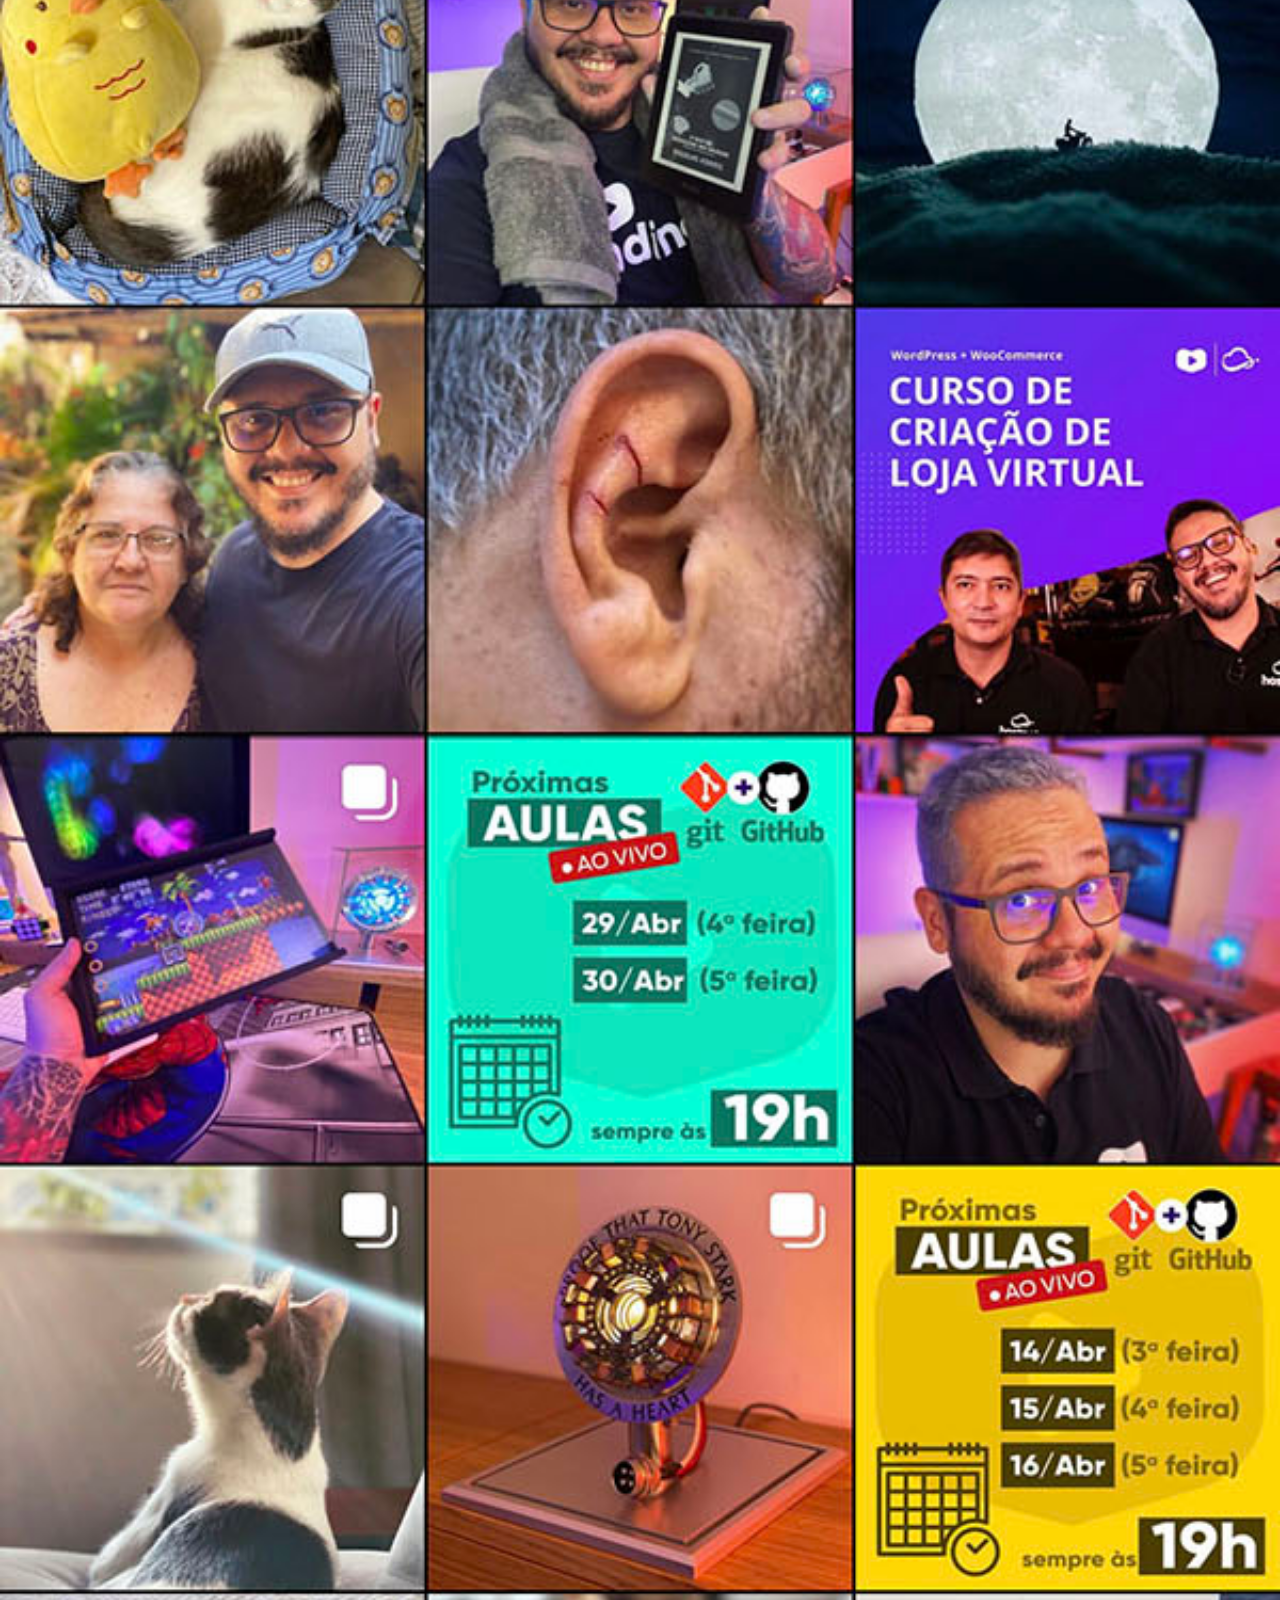
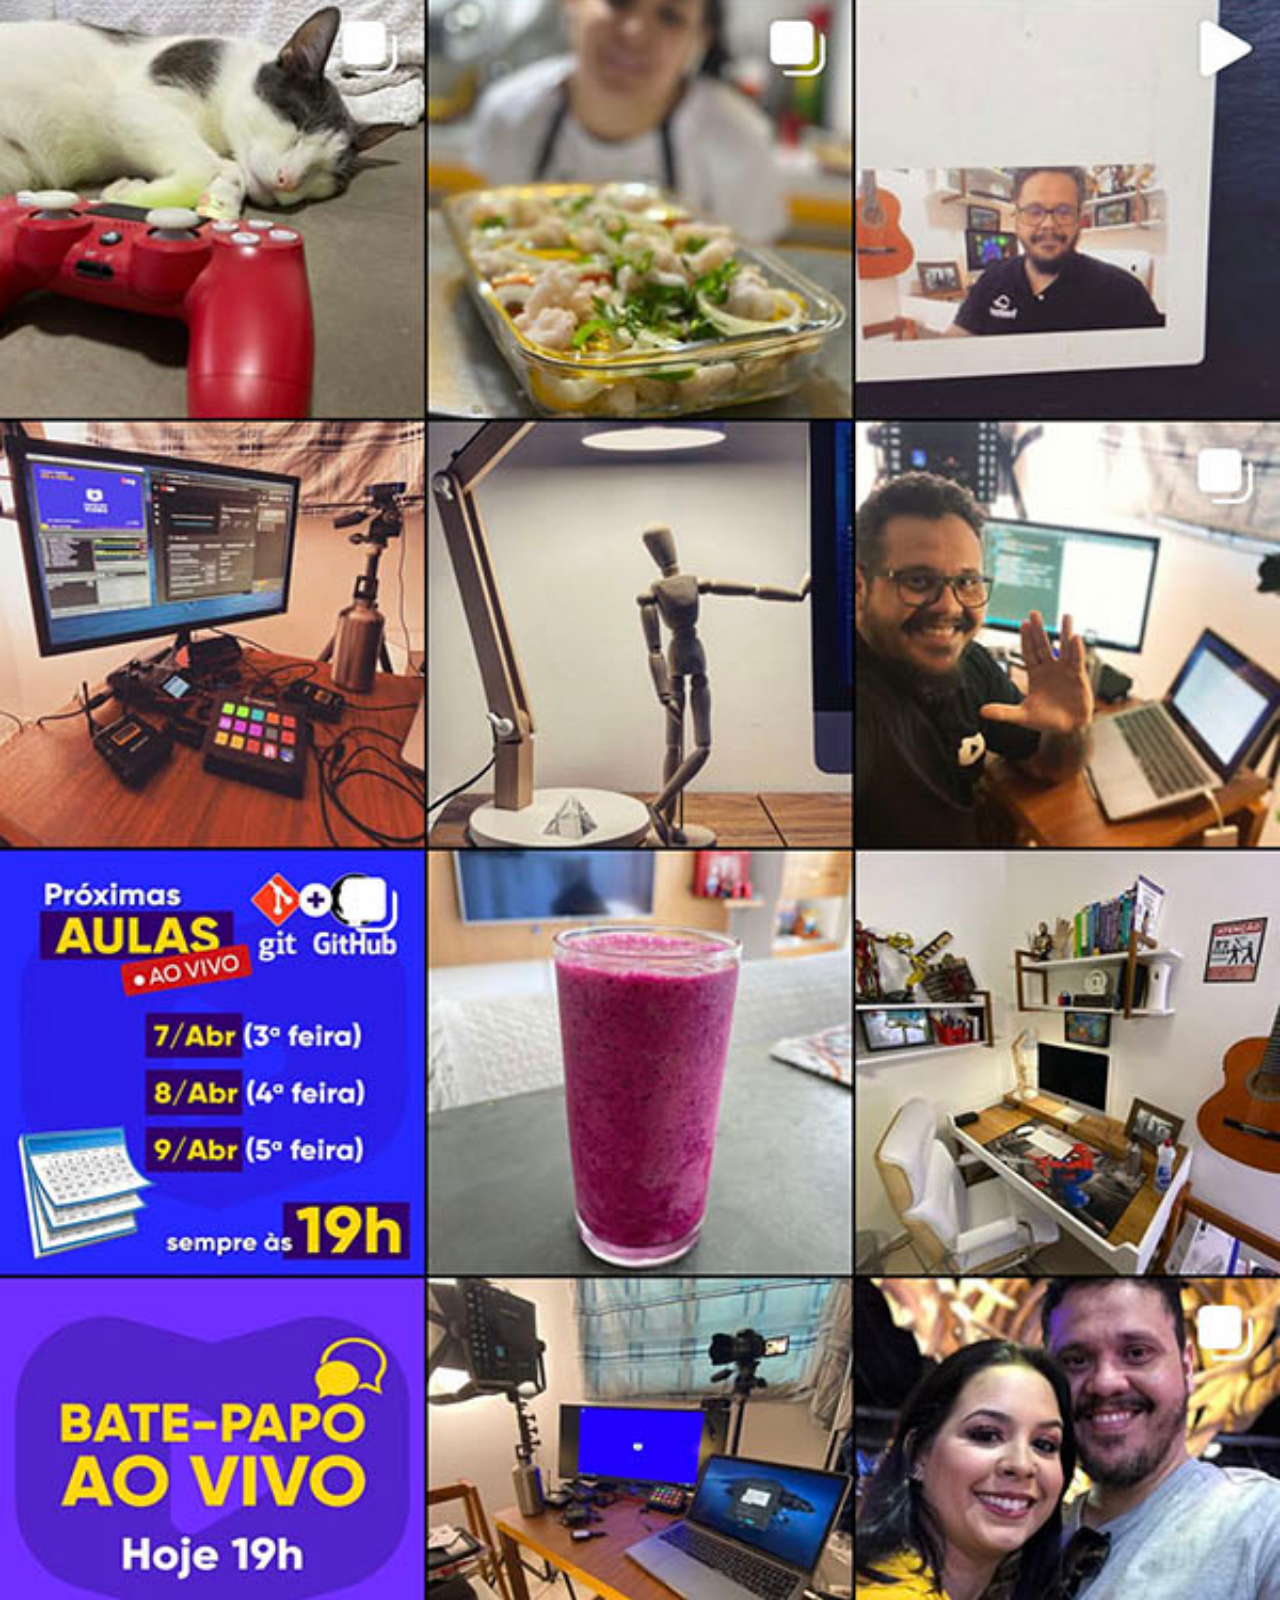
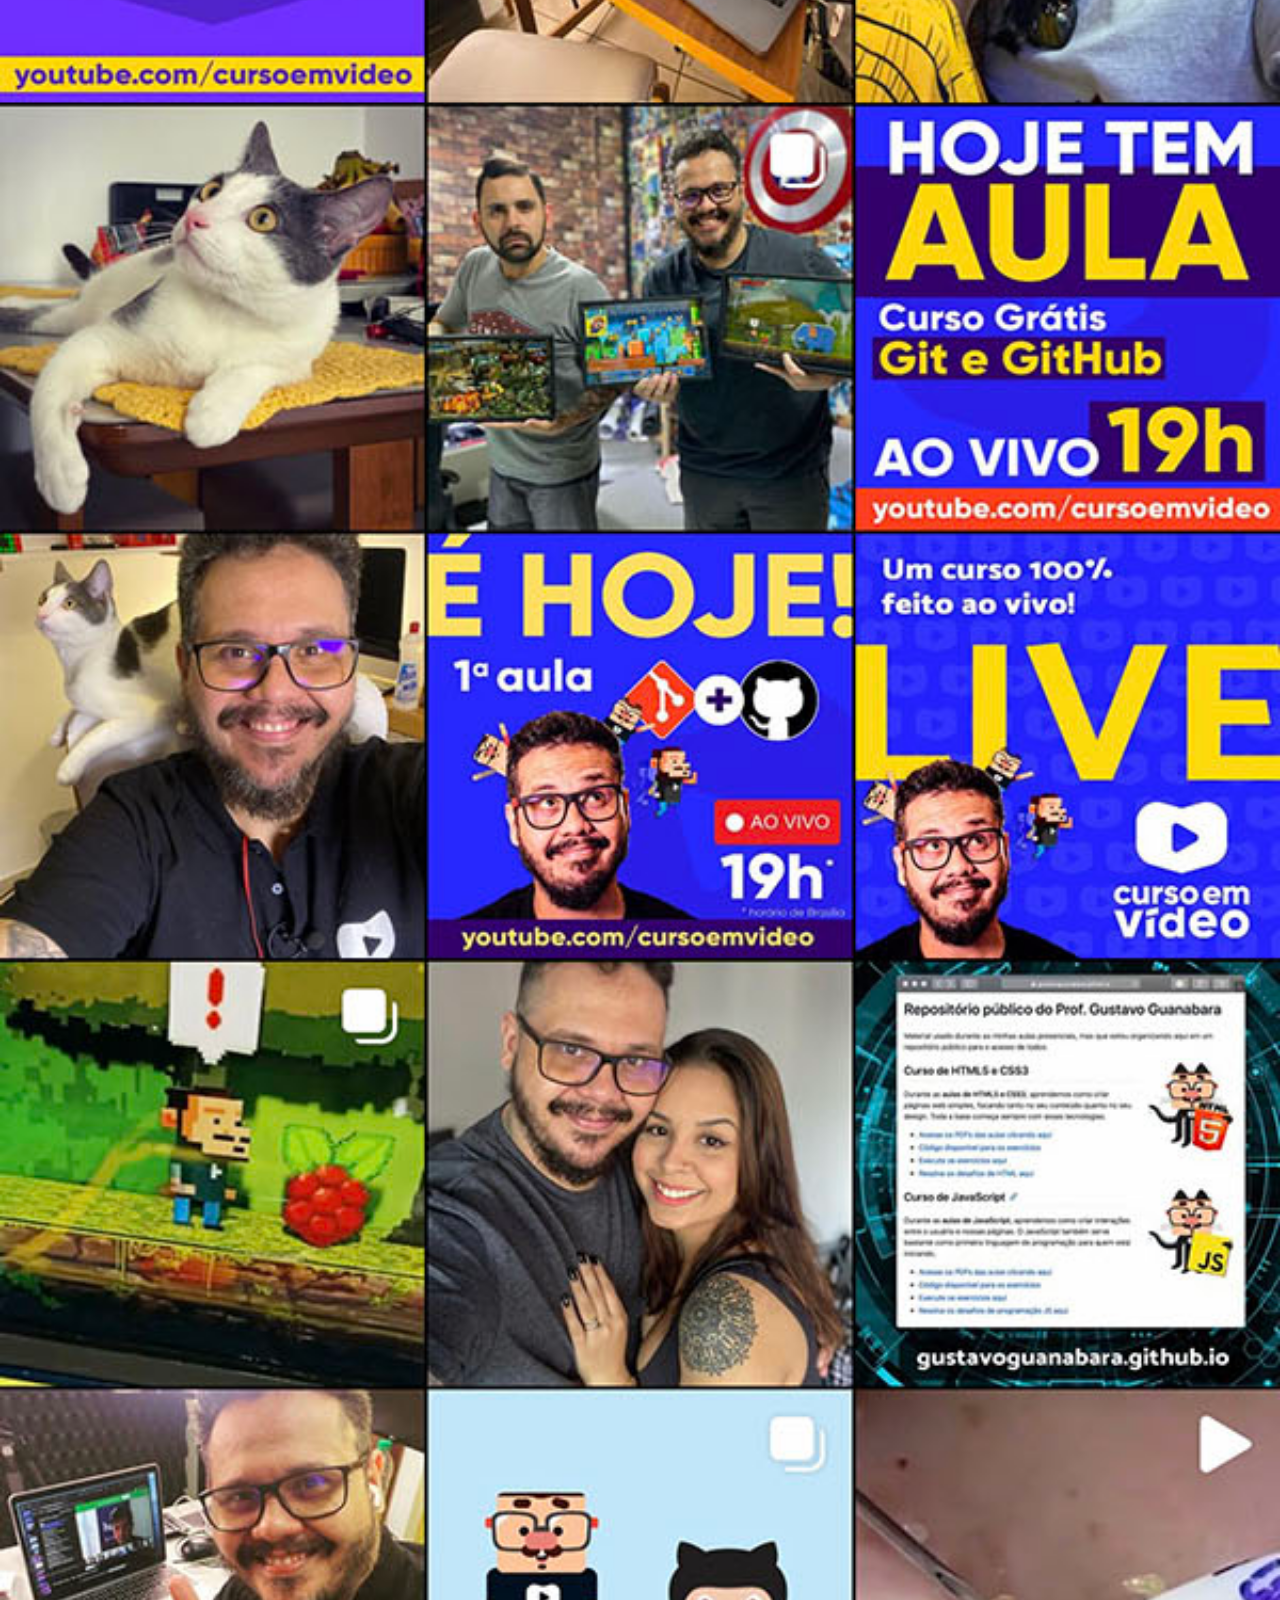
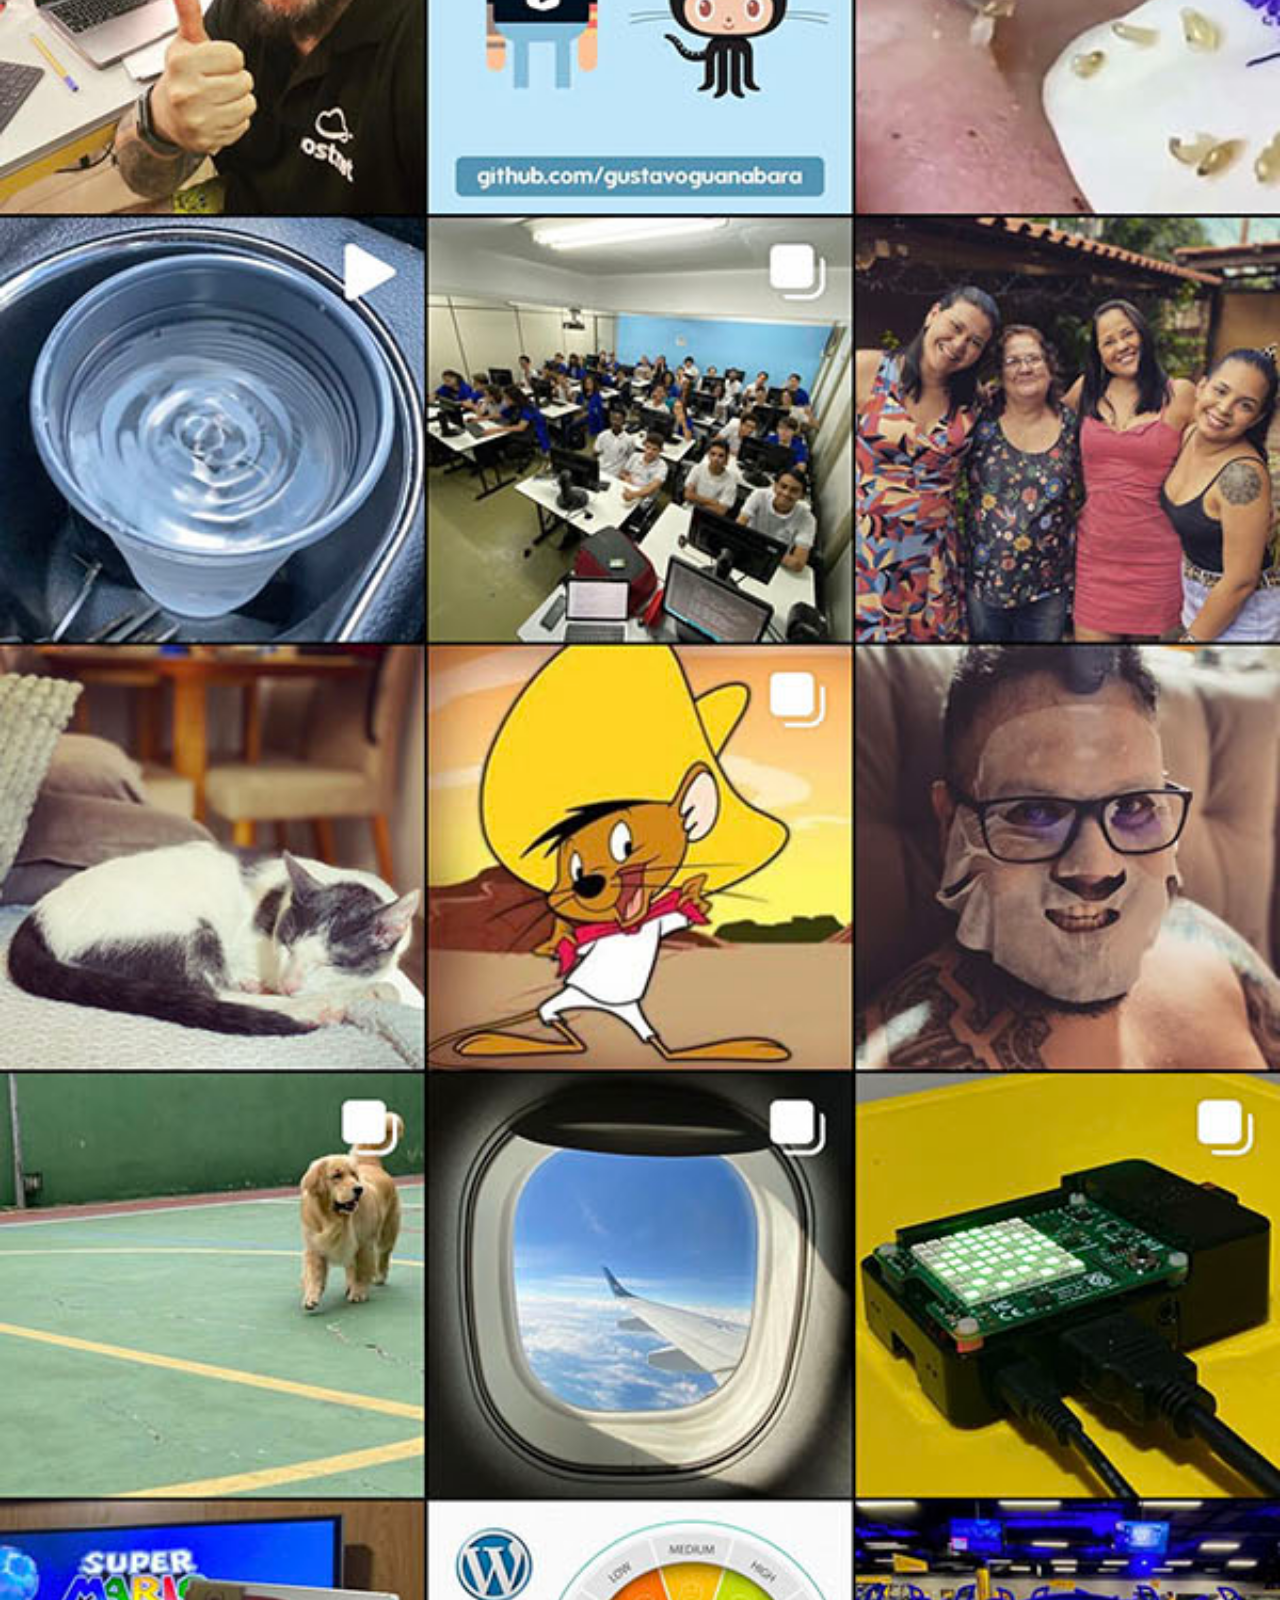
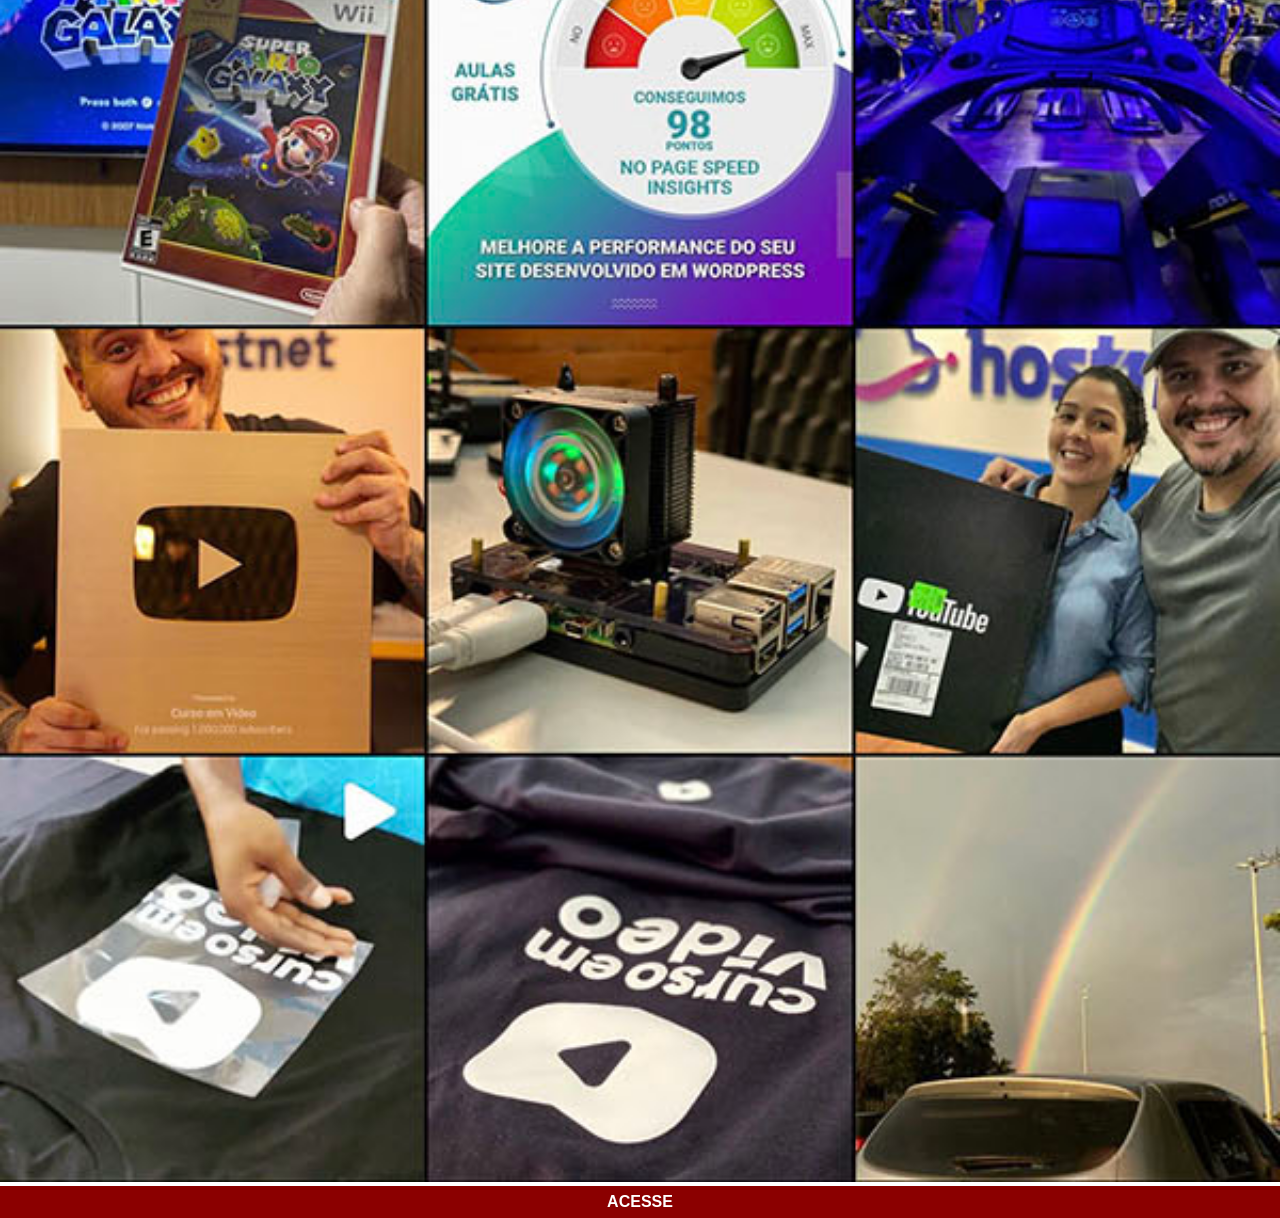
<file: instagran.html>
<!DOCTYPE html>
<html lang="pt-br">
<head>
    <meta charset="UTF-8">
    <meta name="viewport" content="width=device-width, initial-scale=1.0">
    <title>Instagran</title>
    <link rel="stylesheet" href="estilos/social.css">
</head>
<body>
    <img src="imagens/tela-instagram.jpg" alt="instagran">
    <a href="https://www.facebook.com/denis.lps.3/" target="_blank">ACESSE</a>
</body>
</html>
</file>
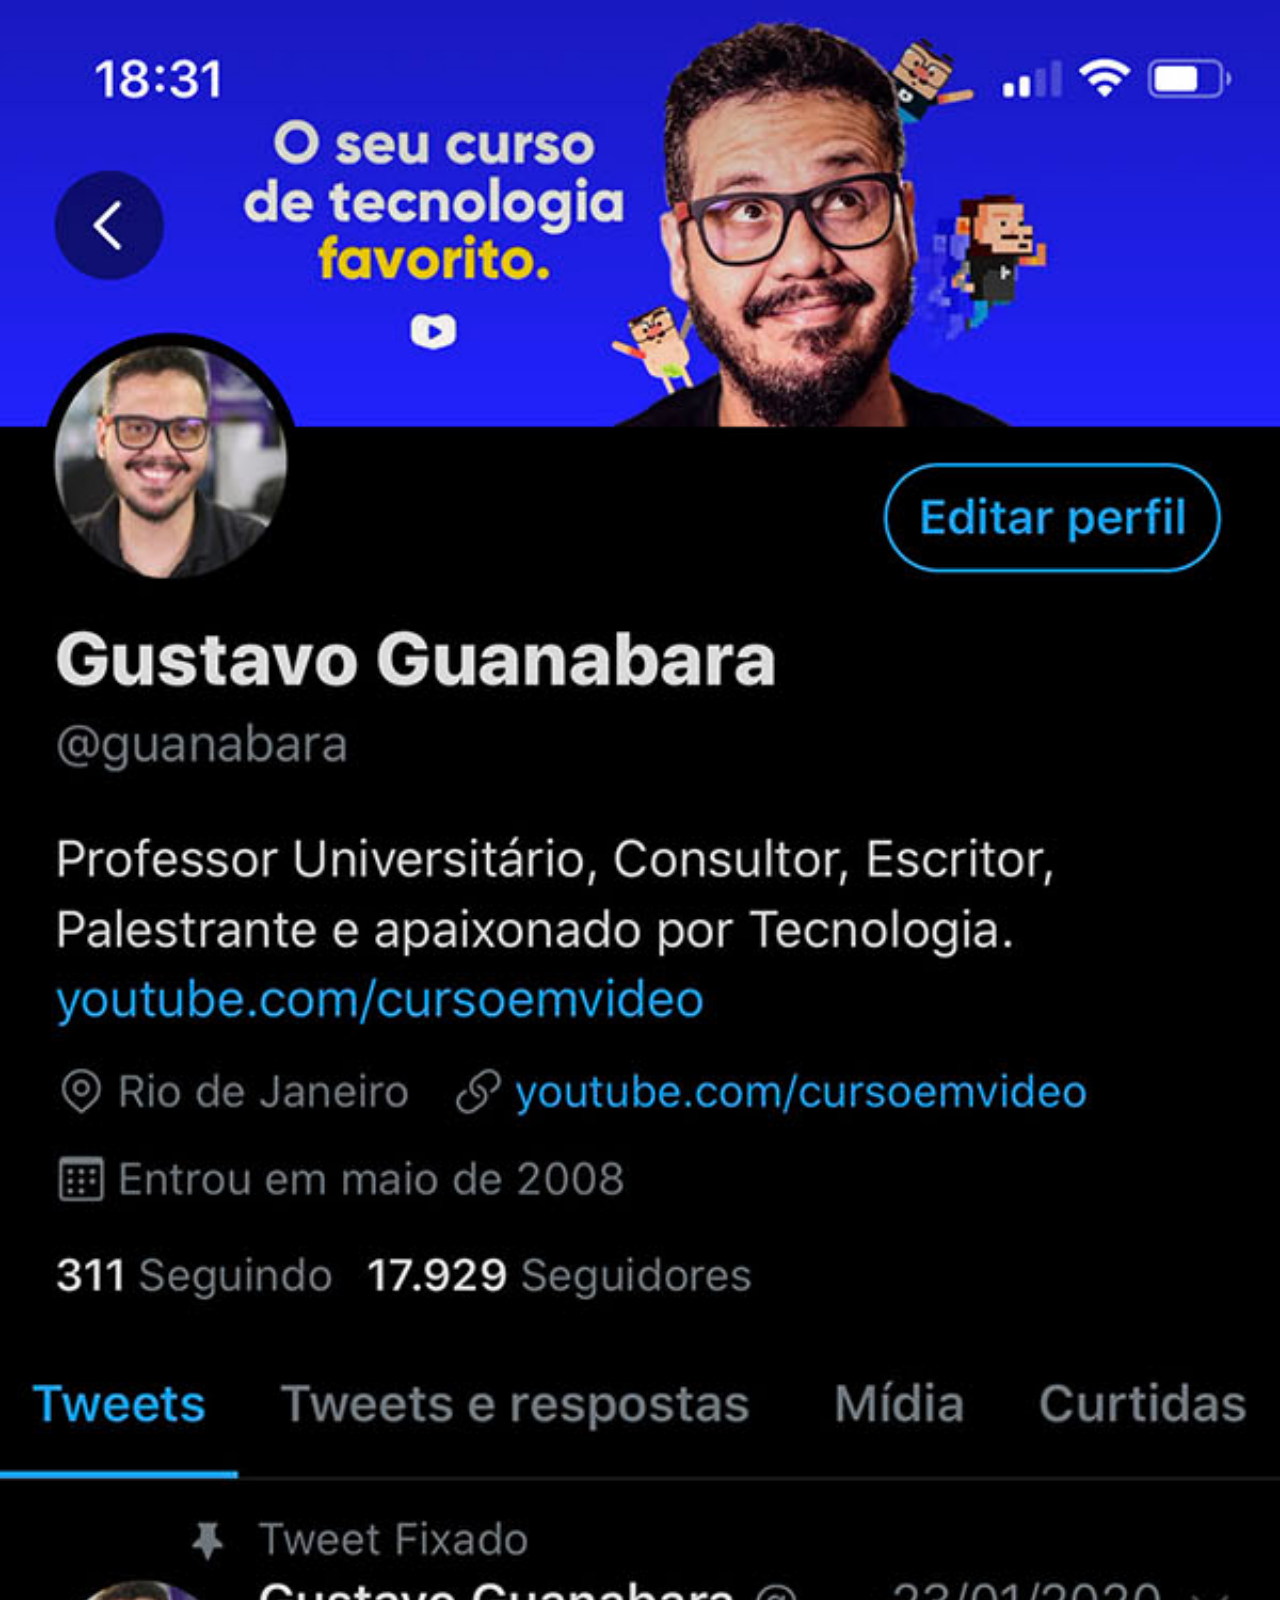
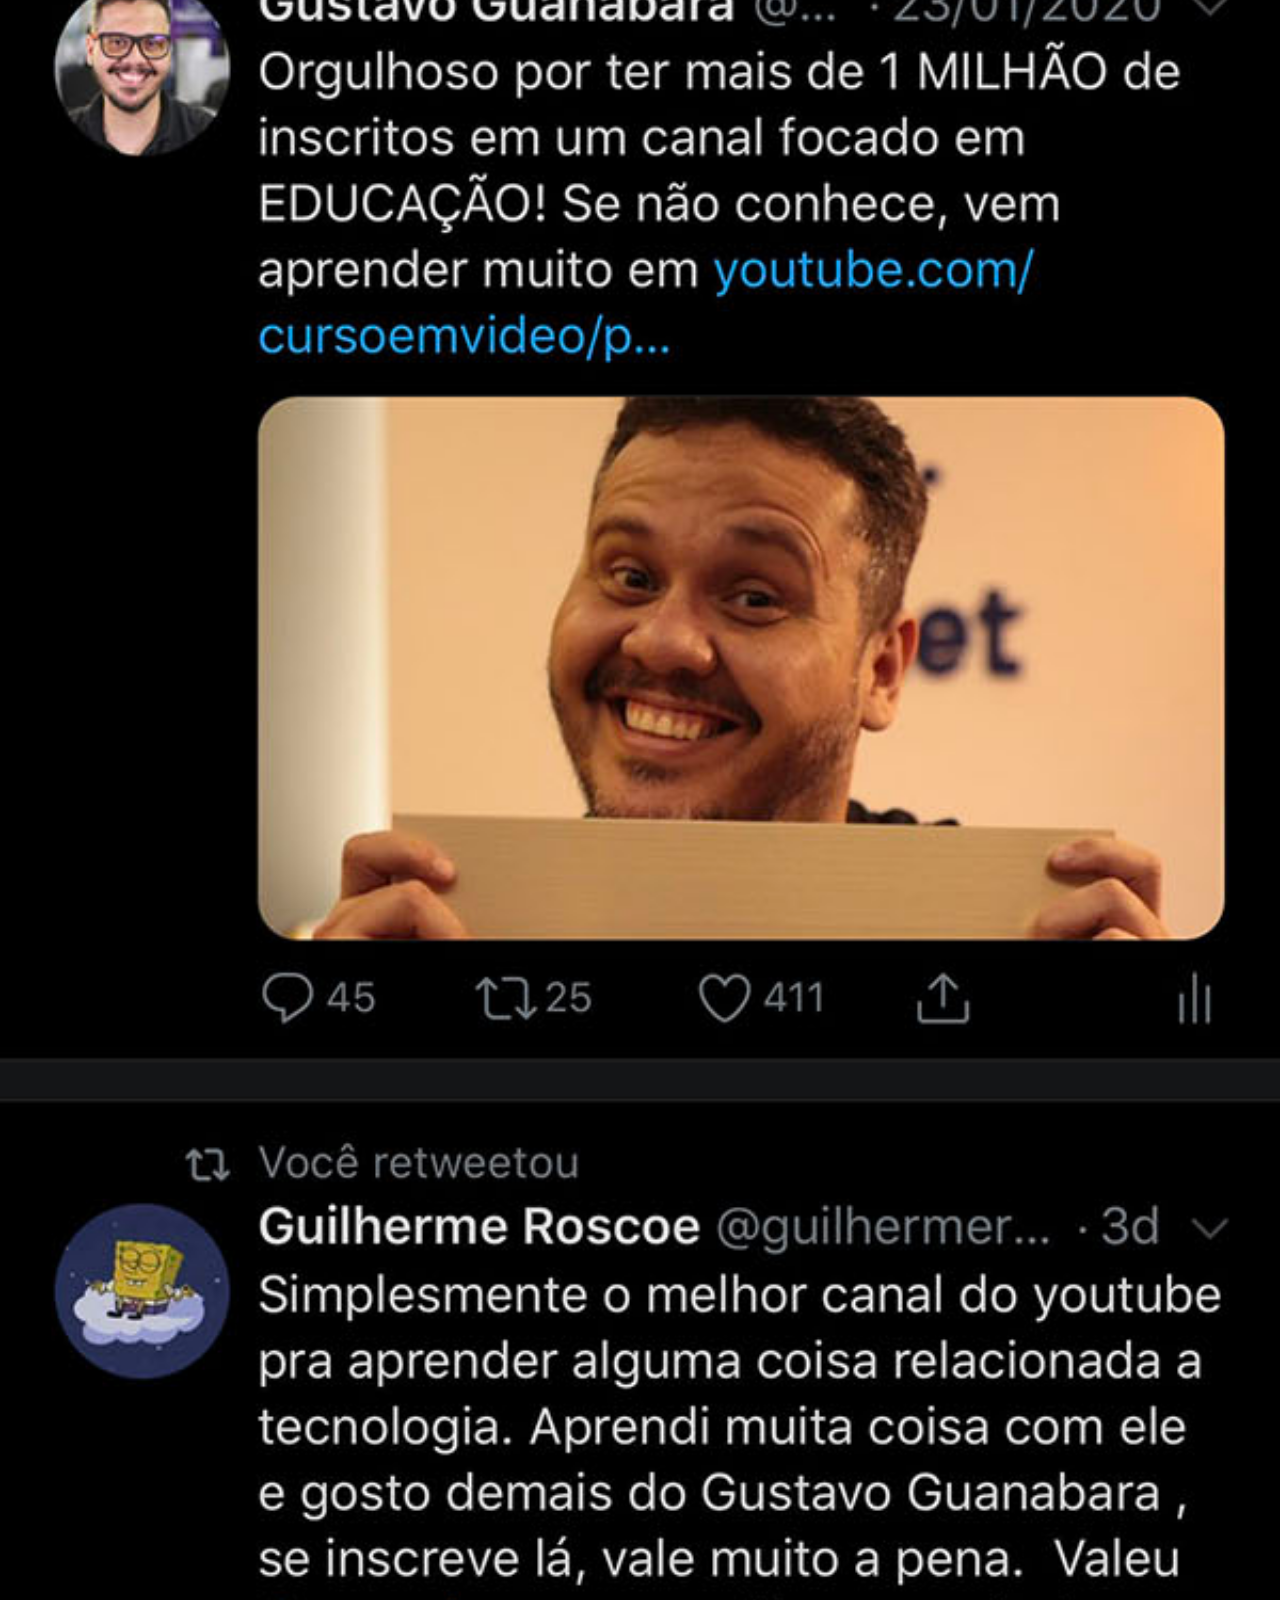
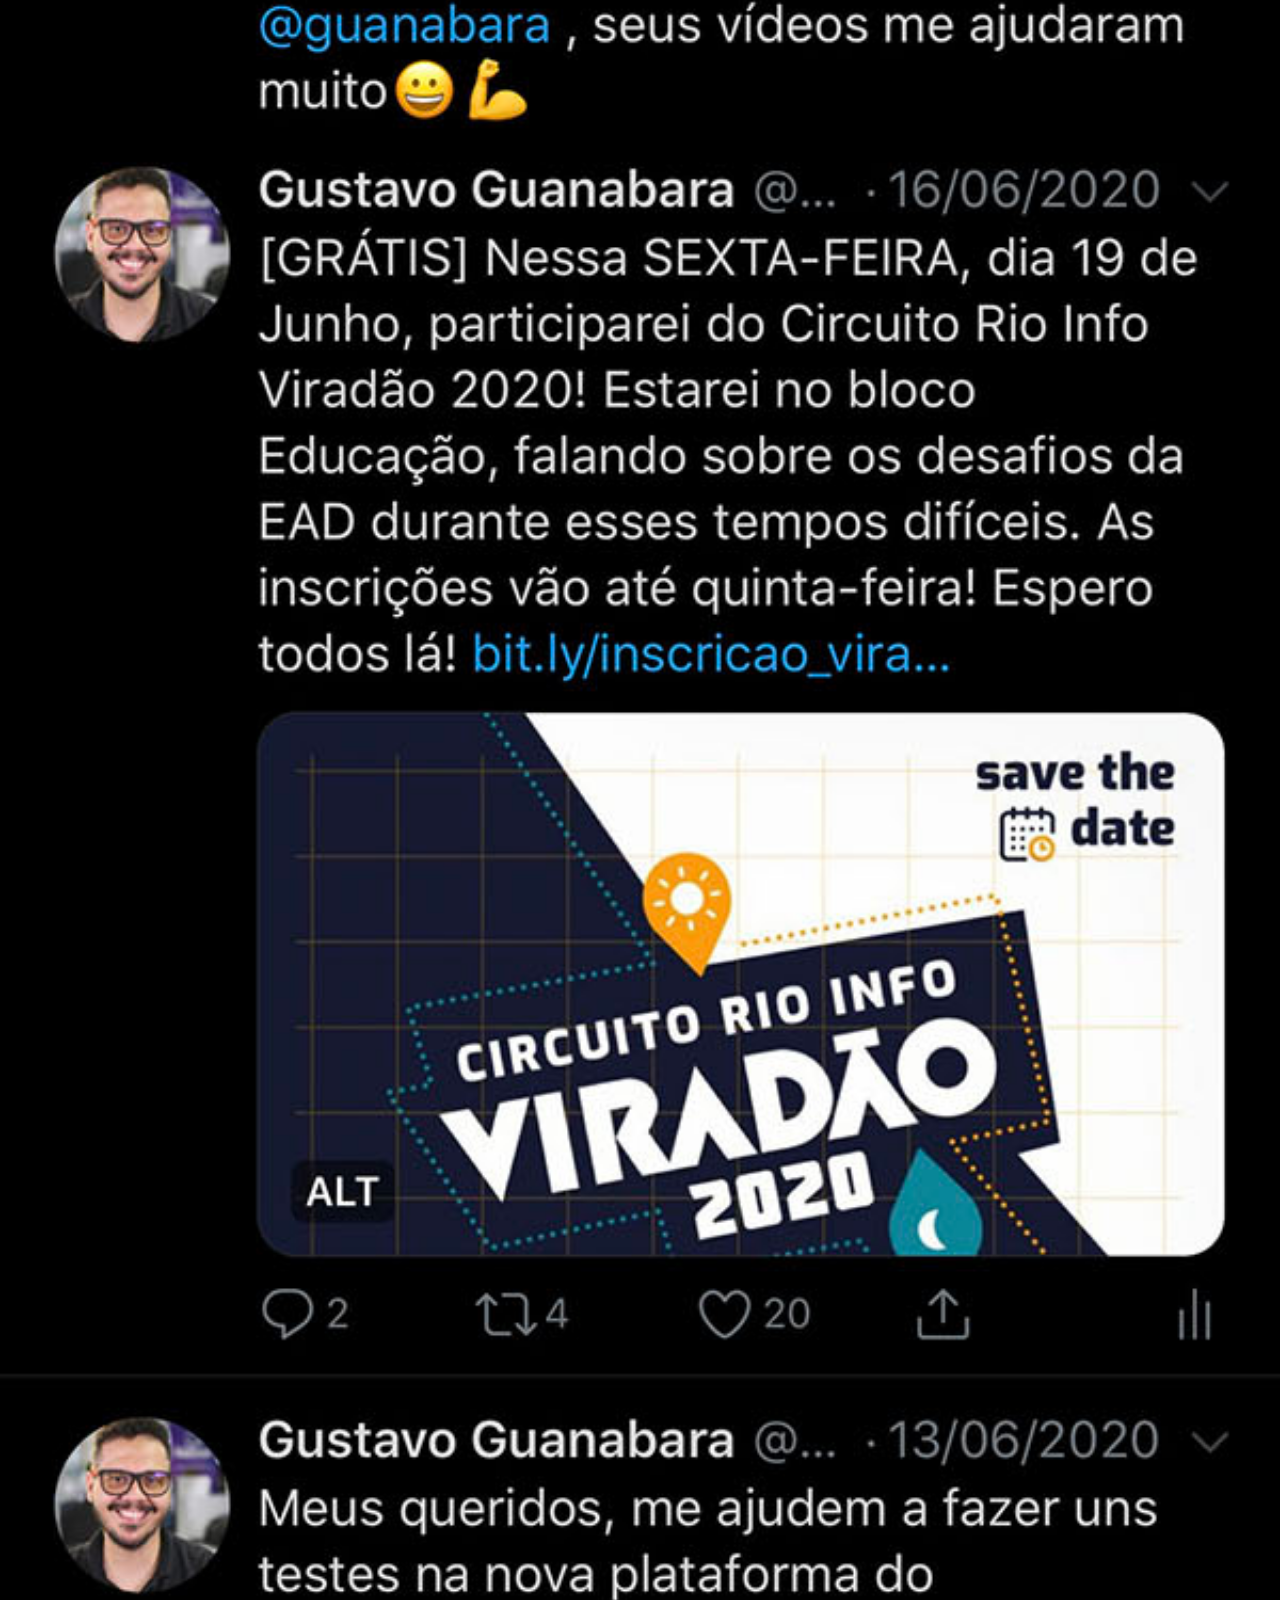
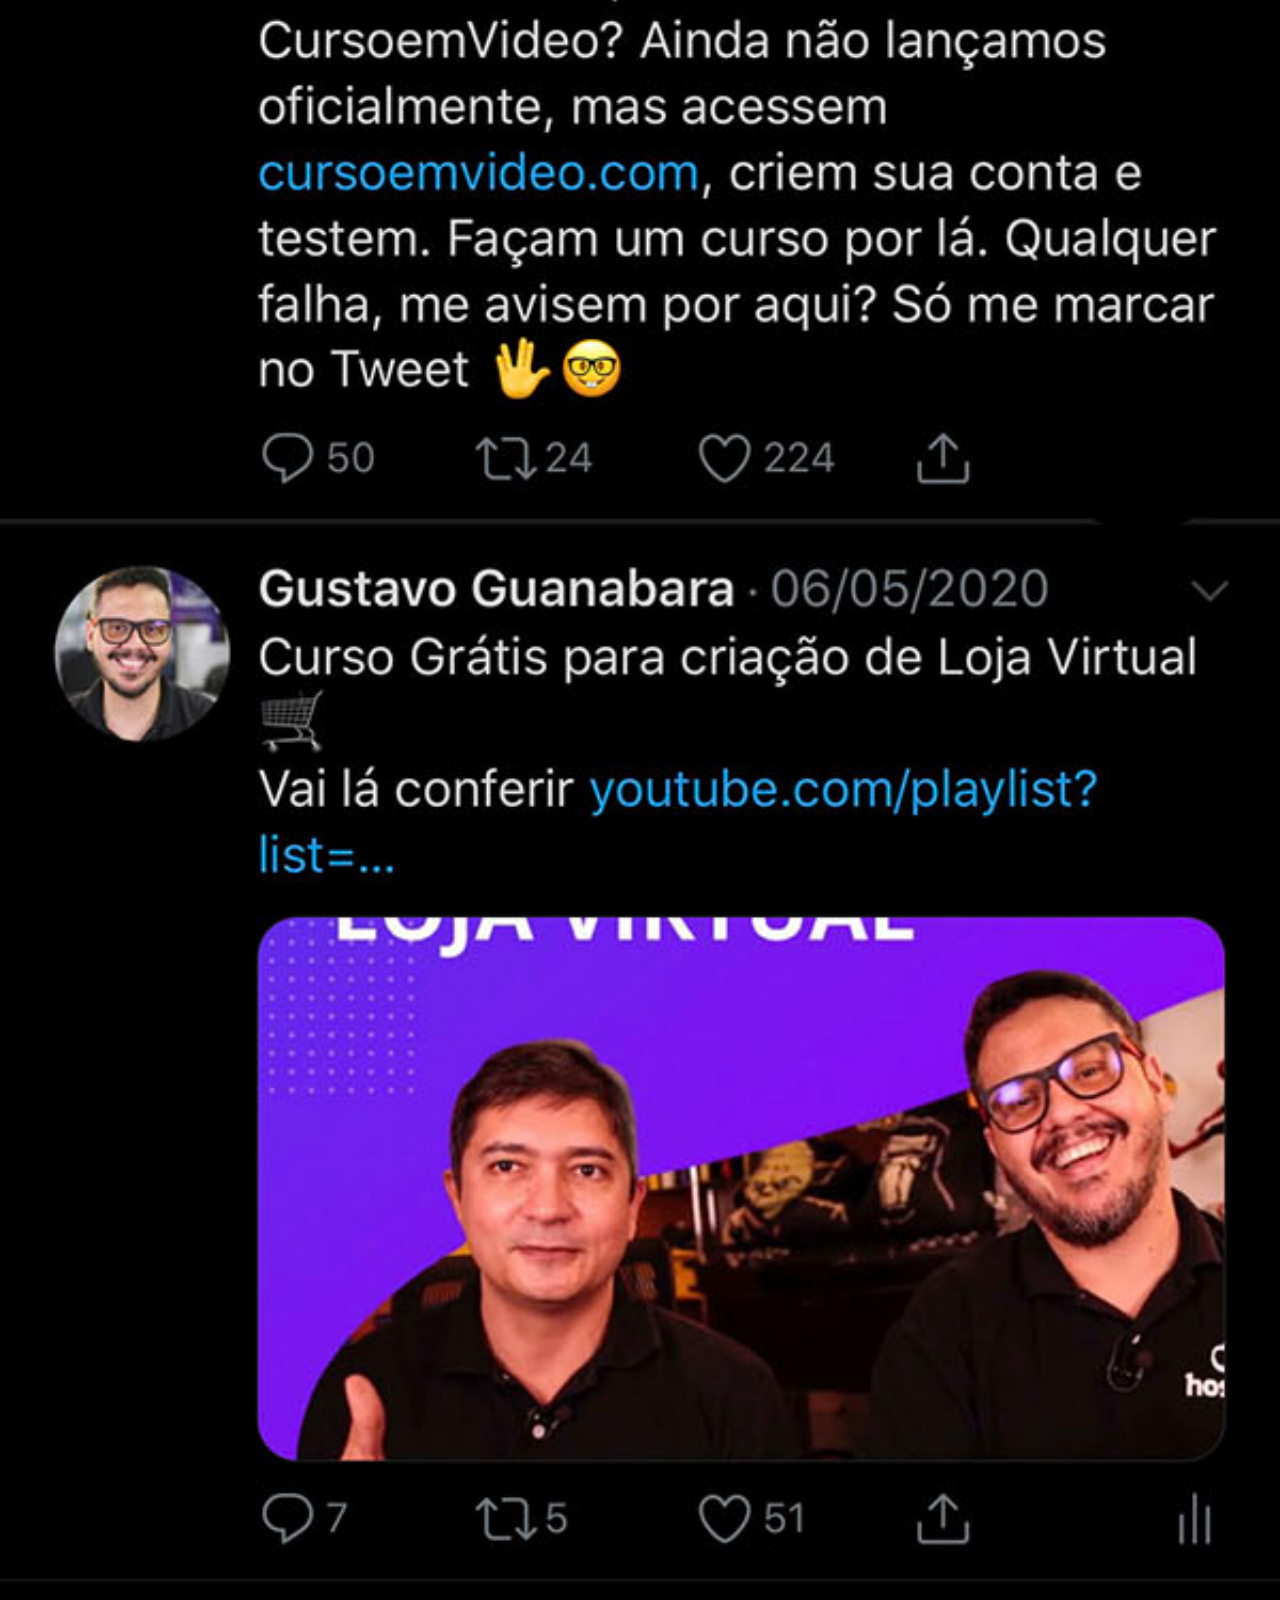
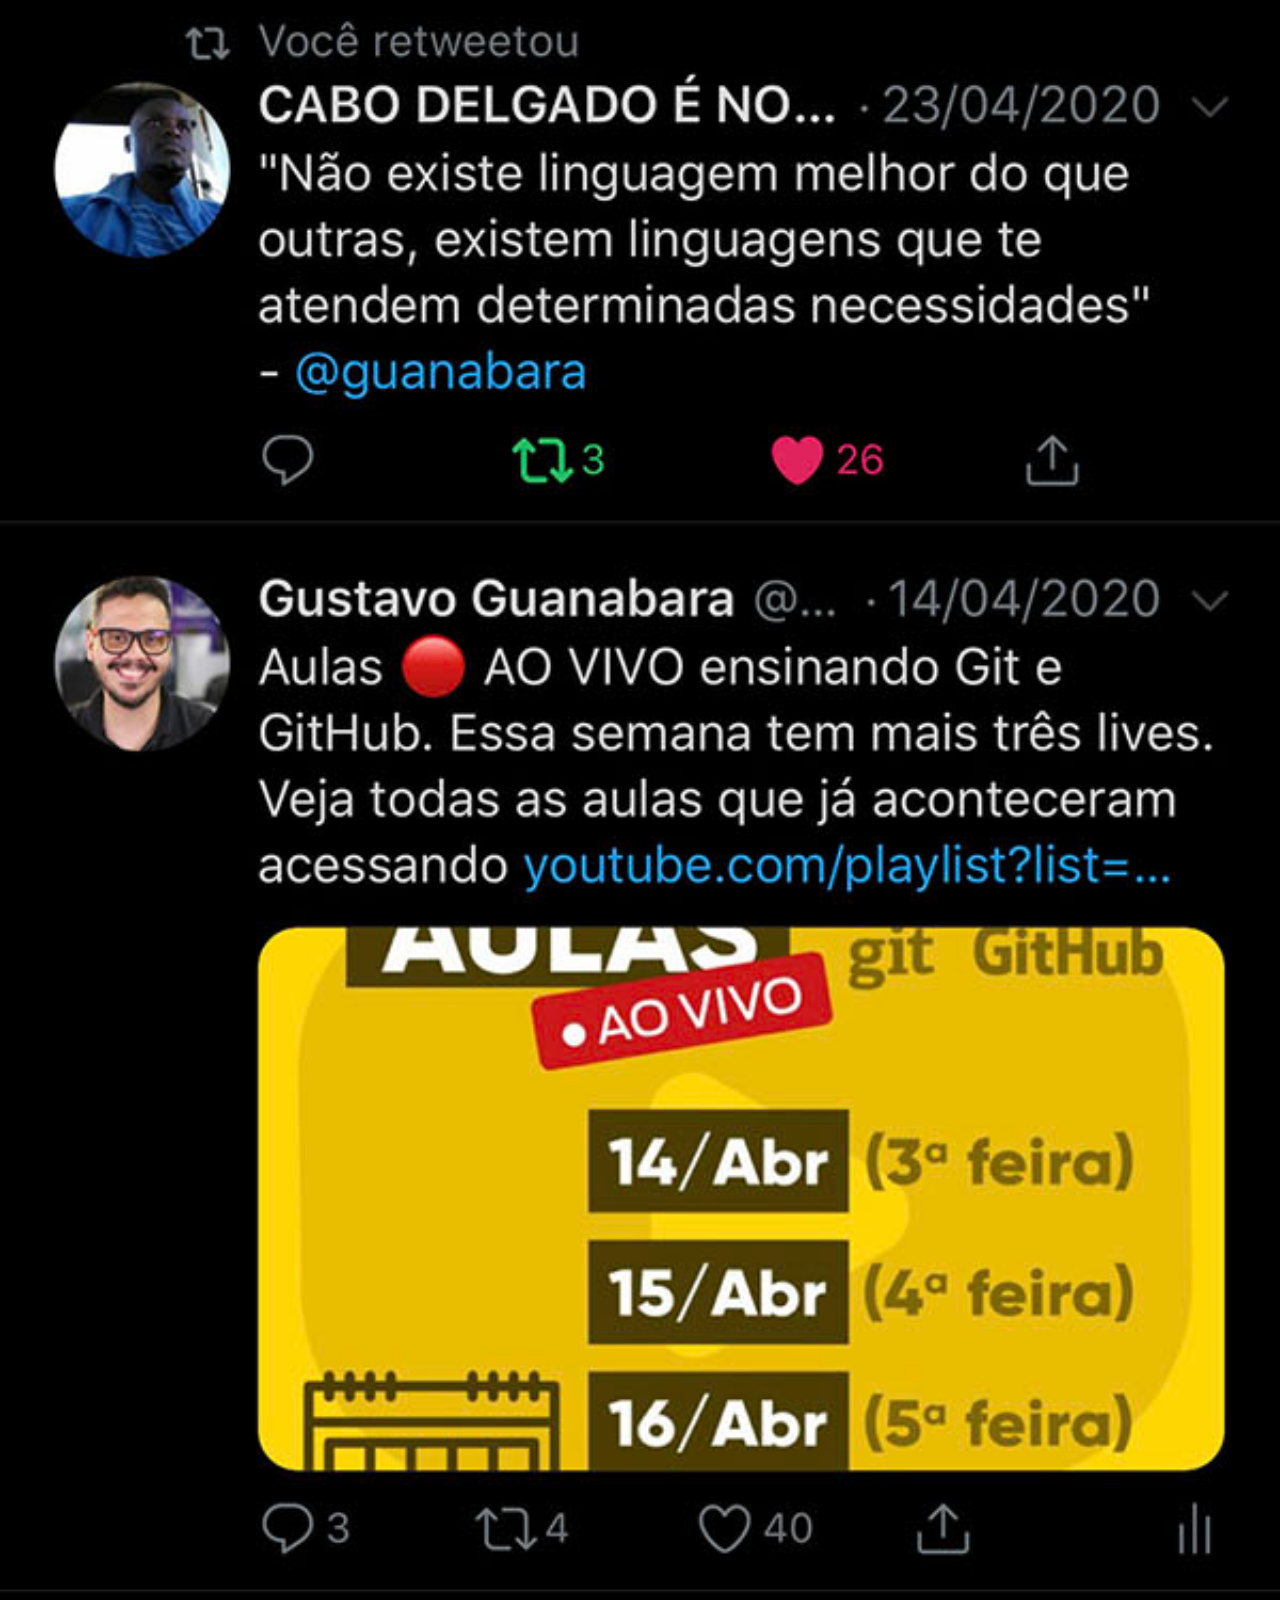
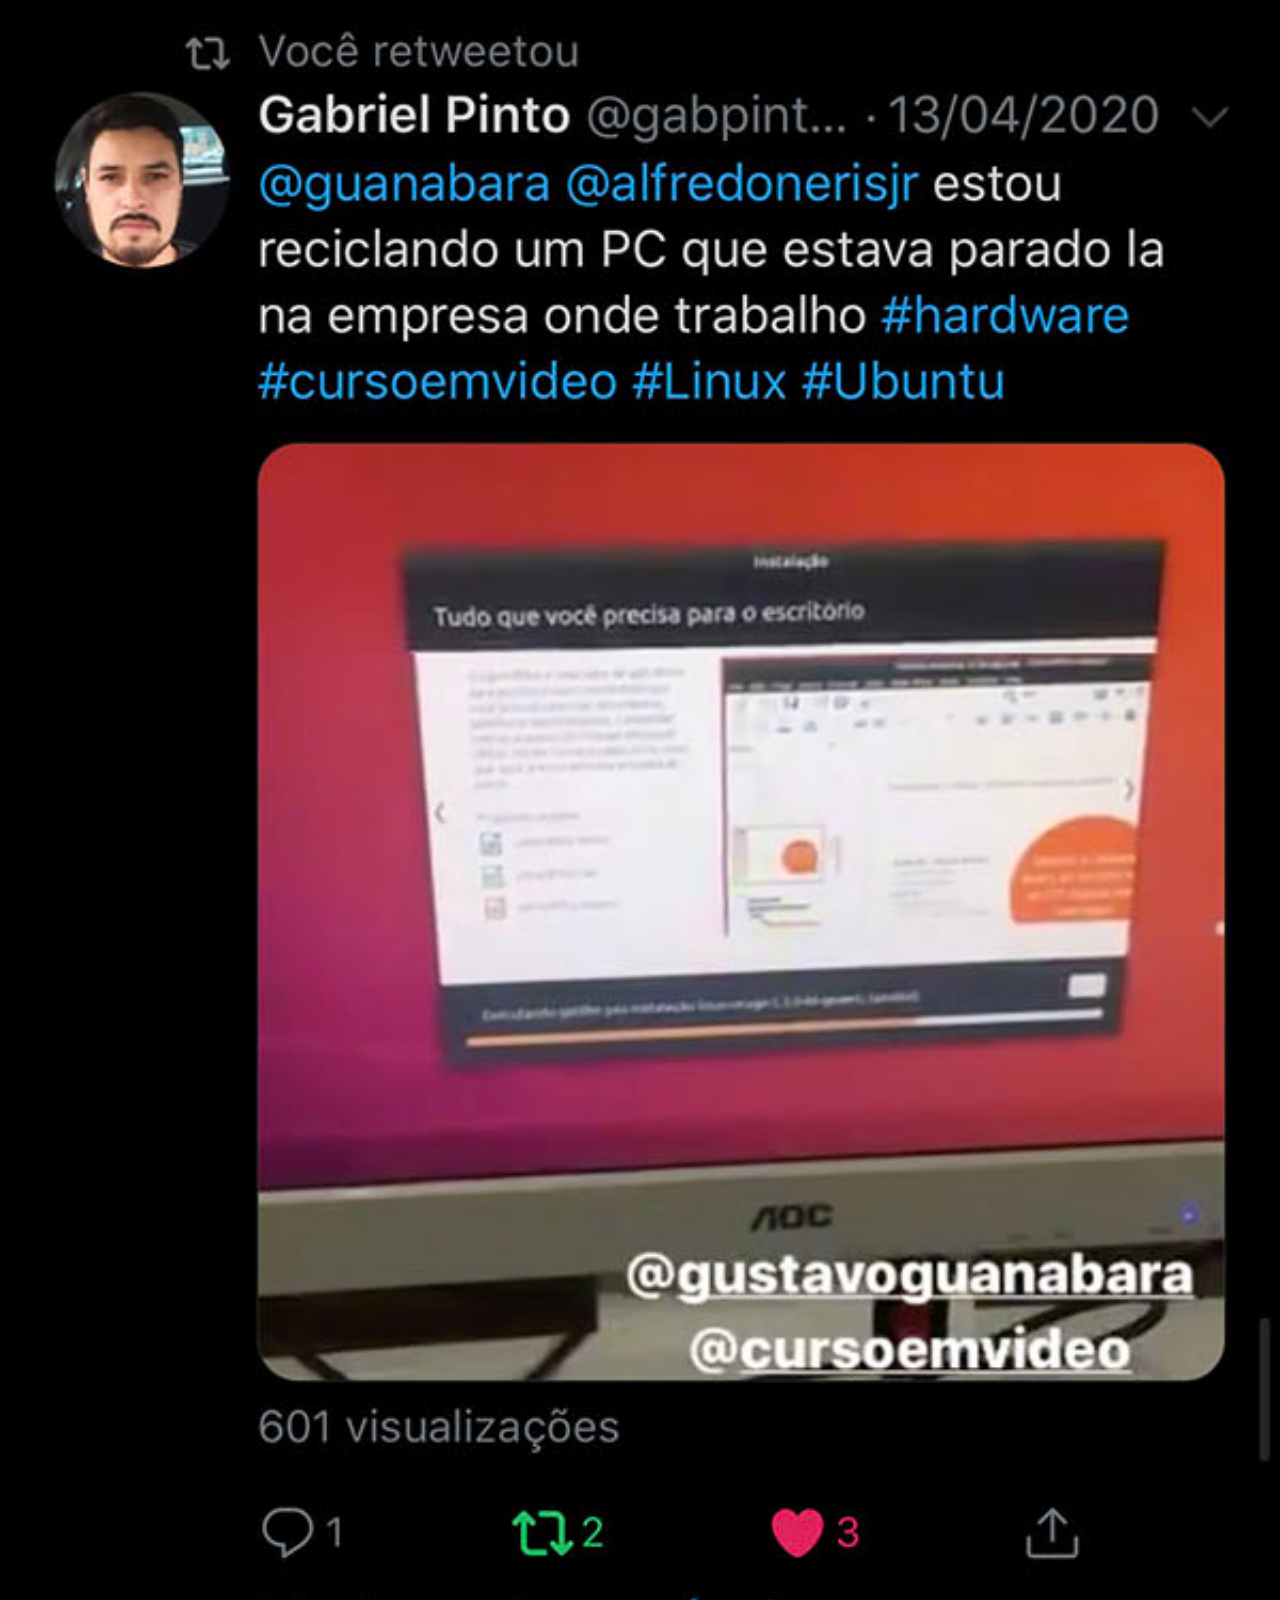
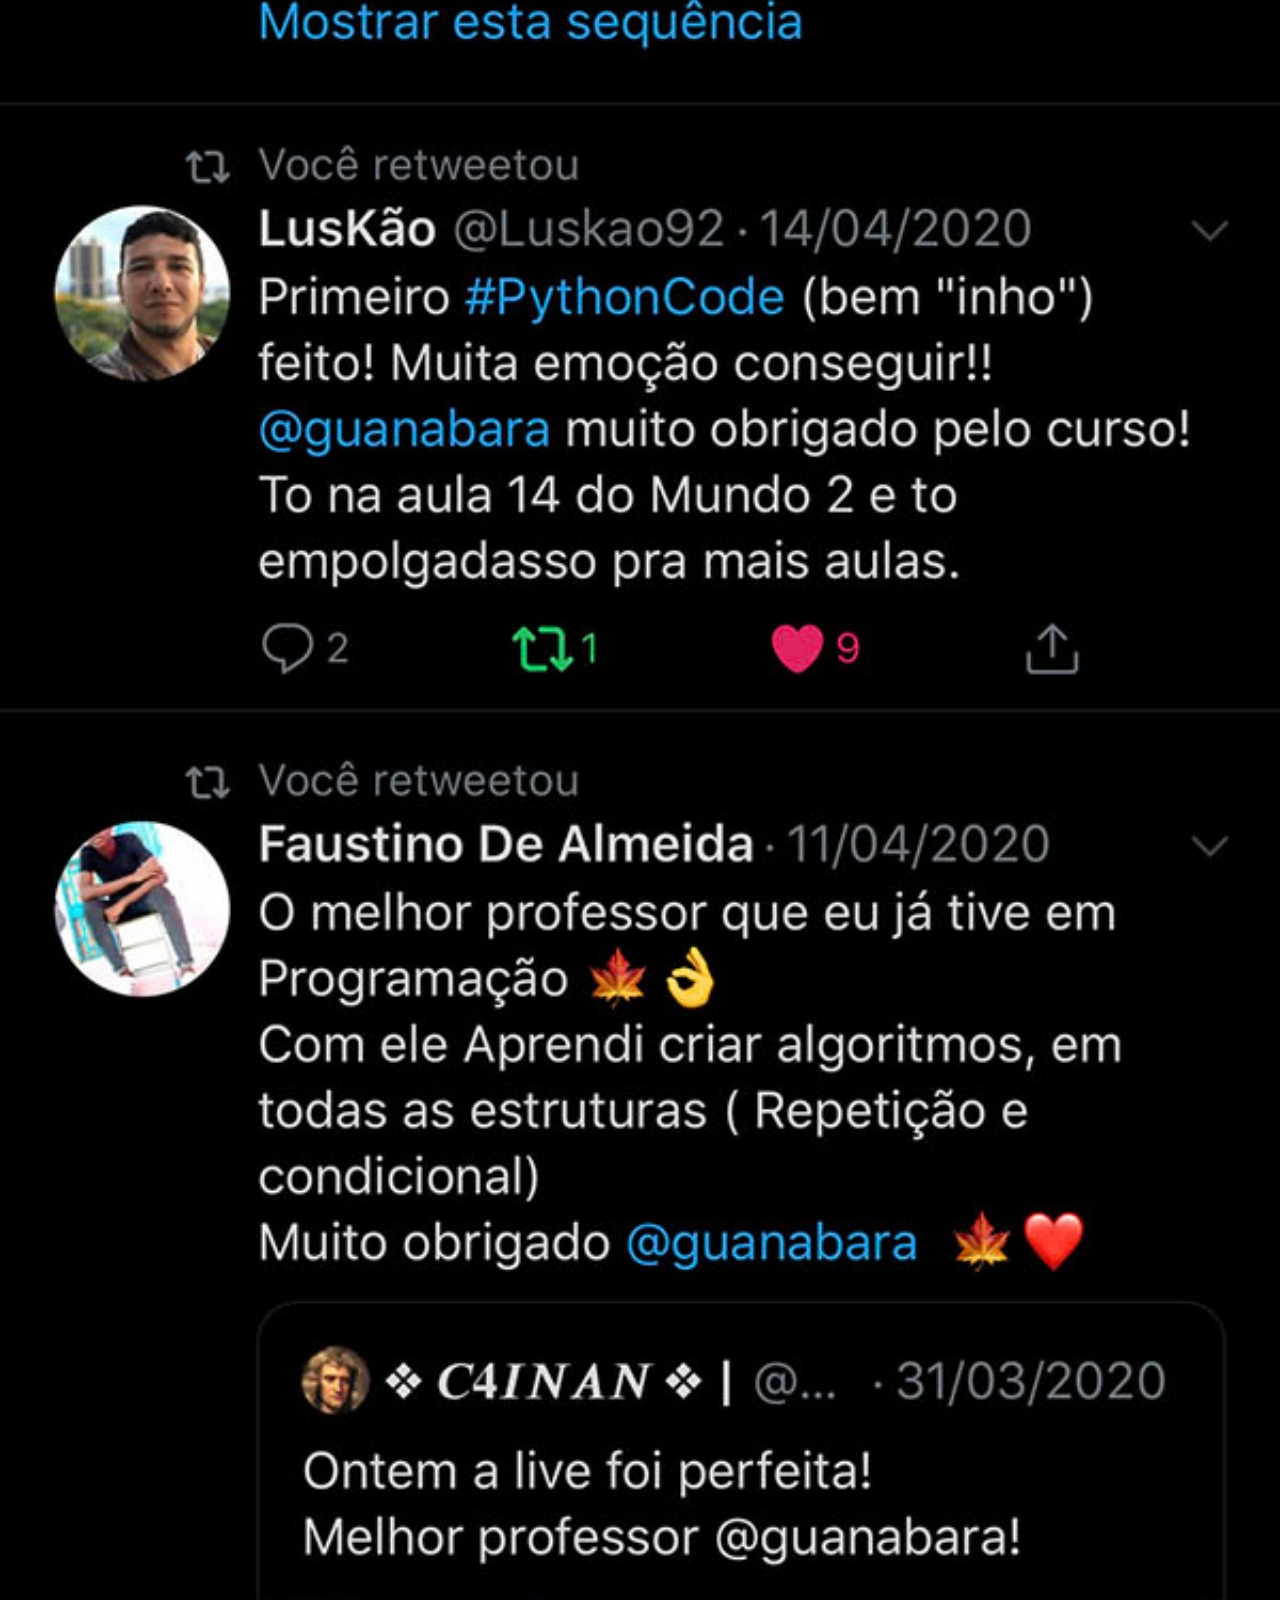
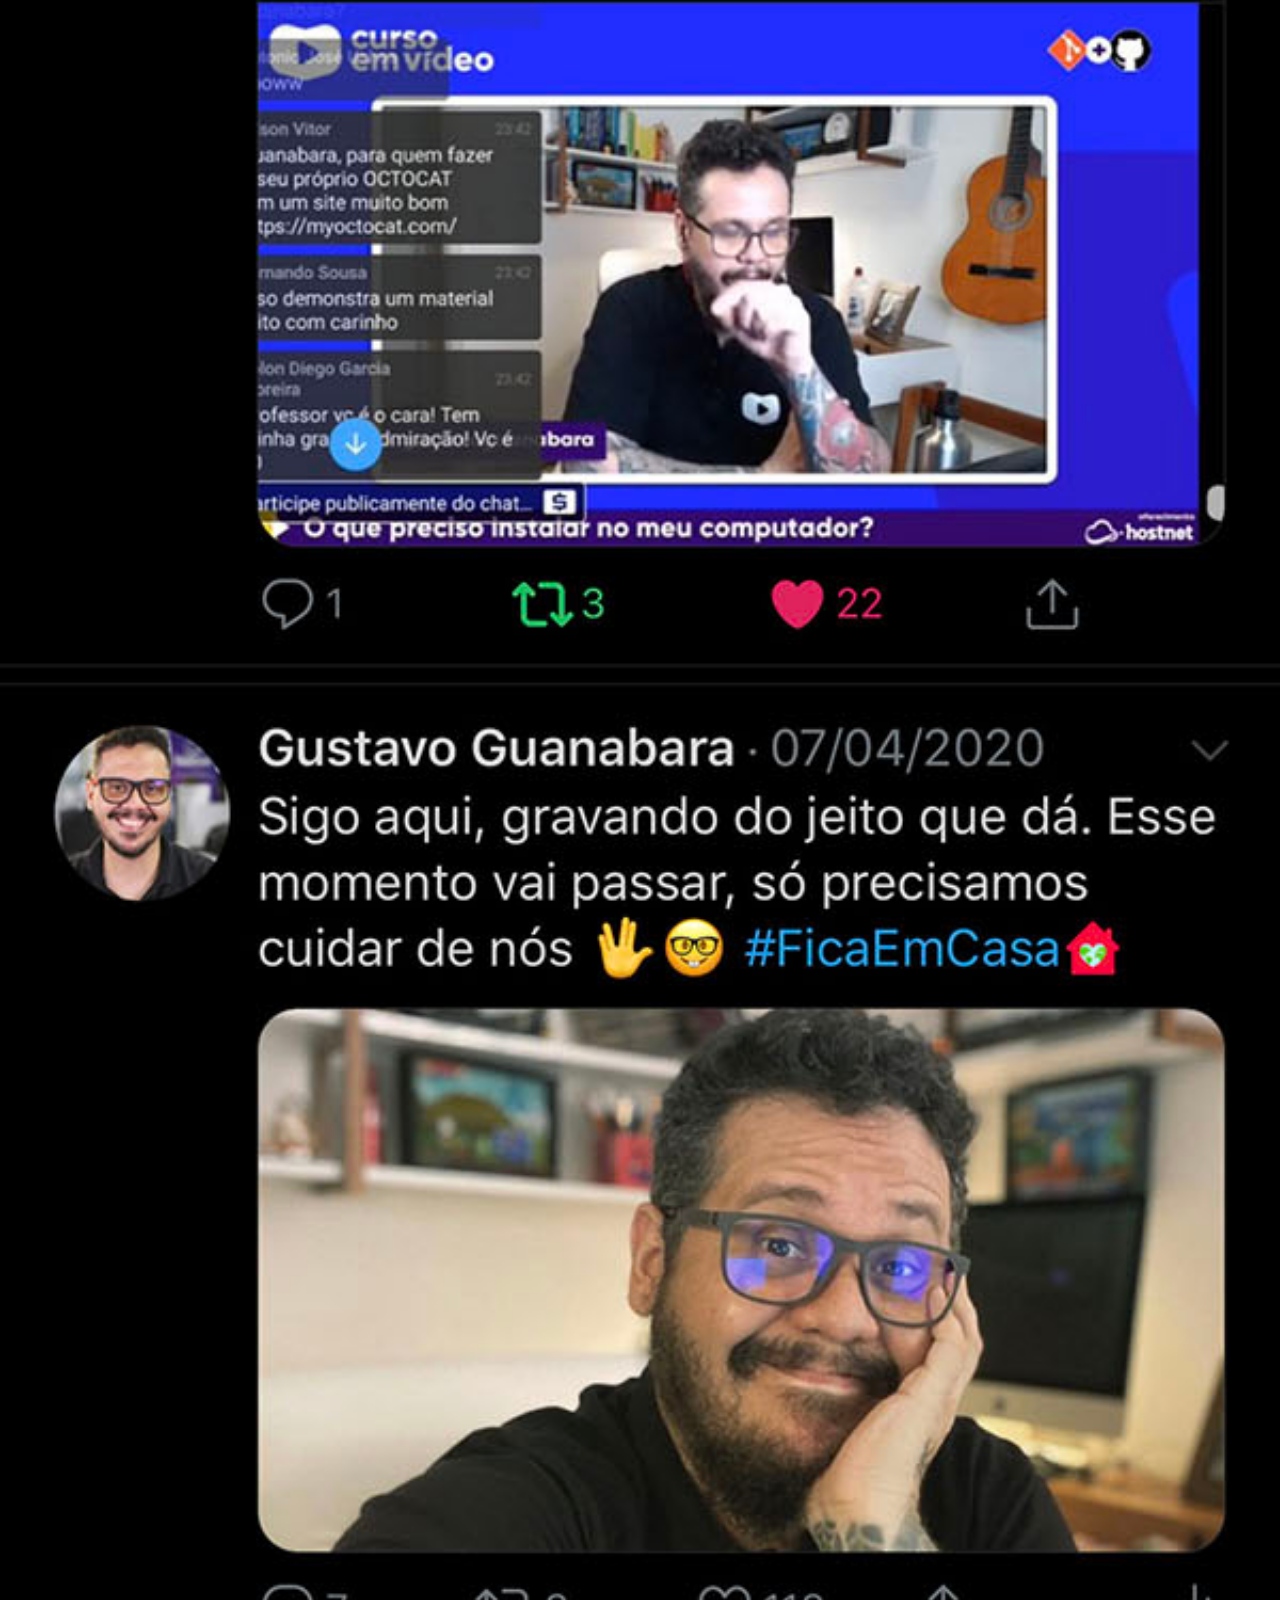
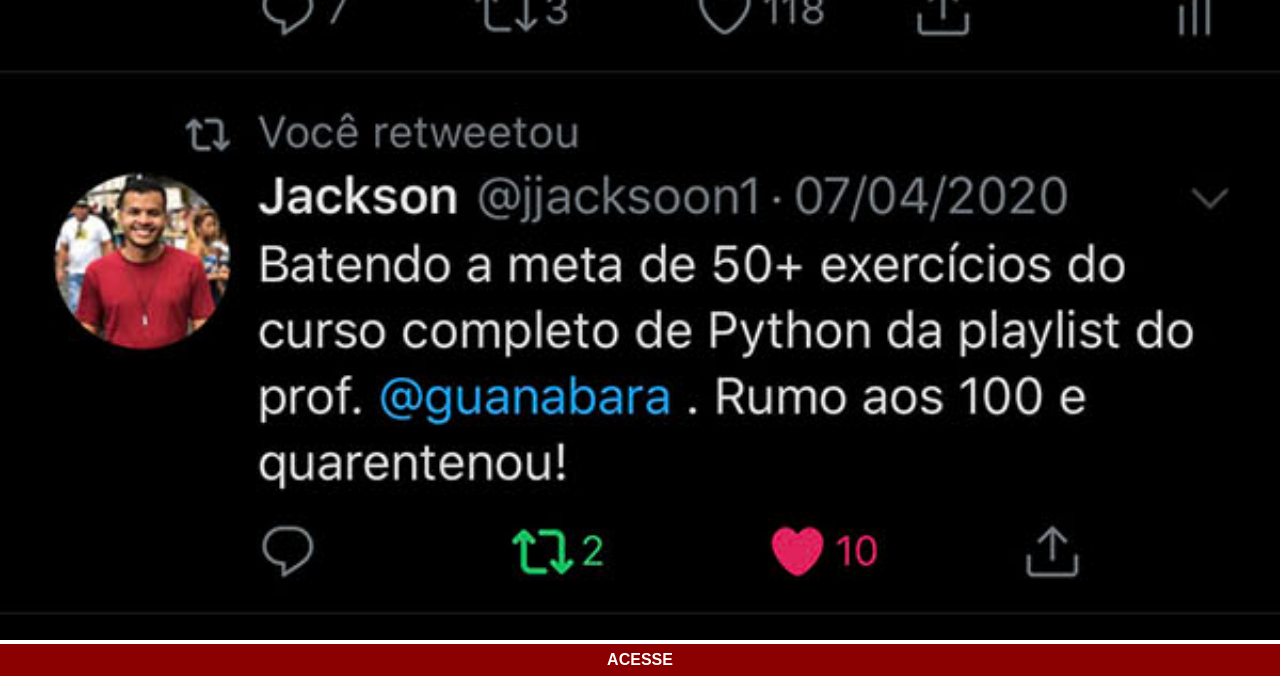
<file: Twiter.html>
<!DOCTYPE html>
<html lang="pt-br">
<head>
    <meta charset="UTF-8">
    <meta name="viewport" content="width=device-width, initial-scale=1.0">
    <title>Twiter</title>
    <link rel="stylesheet" href="estilos/social.css">
</head>
<body>
    <img src="imagens/tela-twitter.jpg" alt="Twiter">
    <a href="https://www.facebook.com/denis.lps.3/" target="_blank">ACESSE</a>
</body>
</html>
</file>
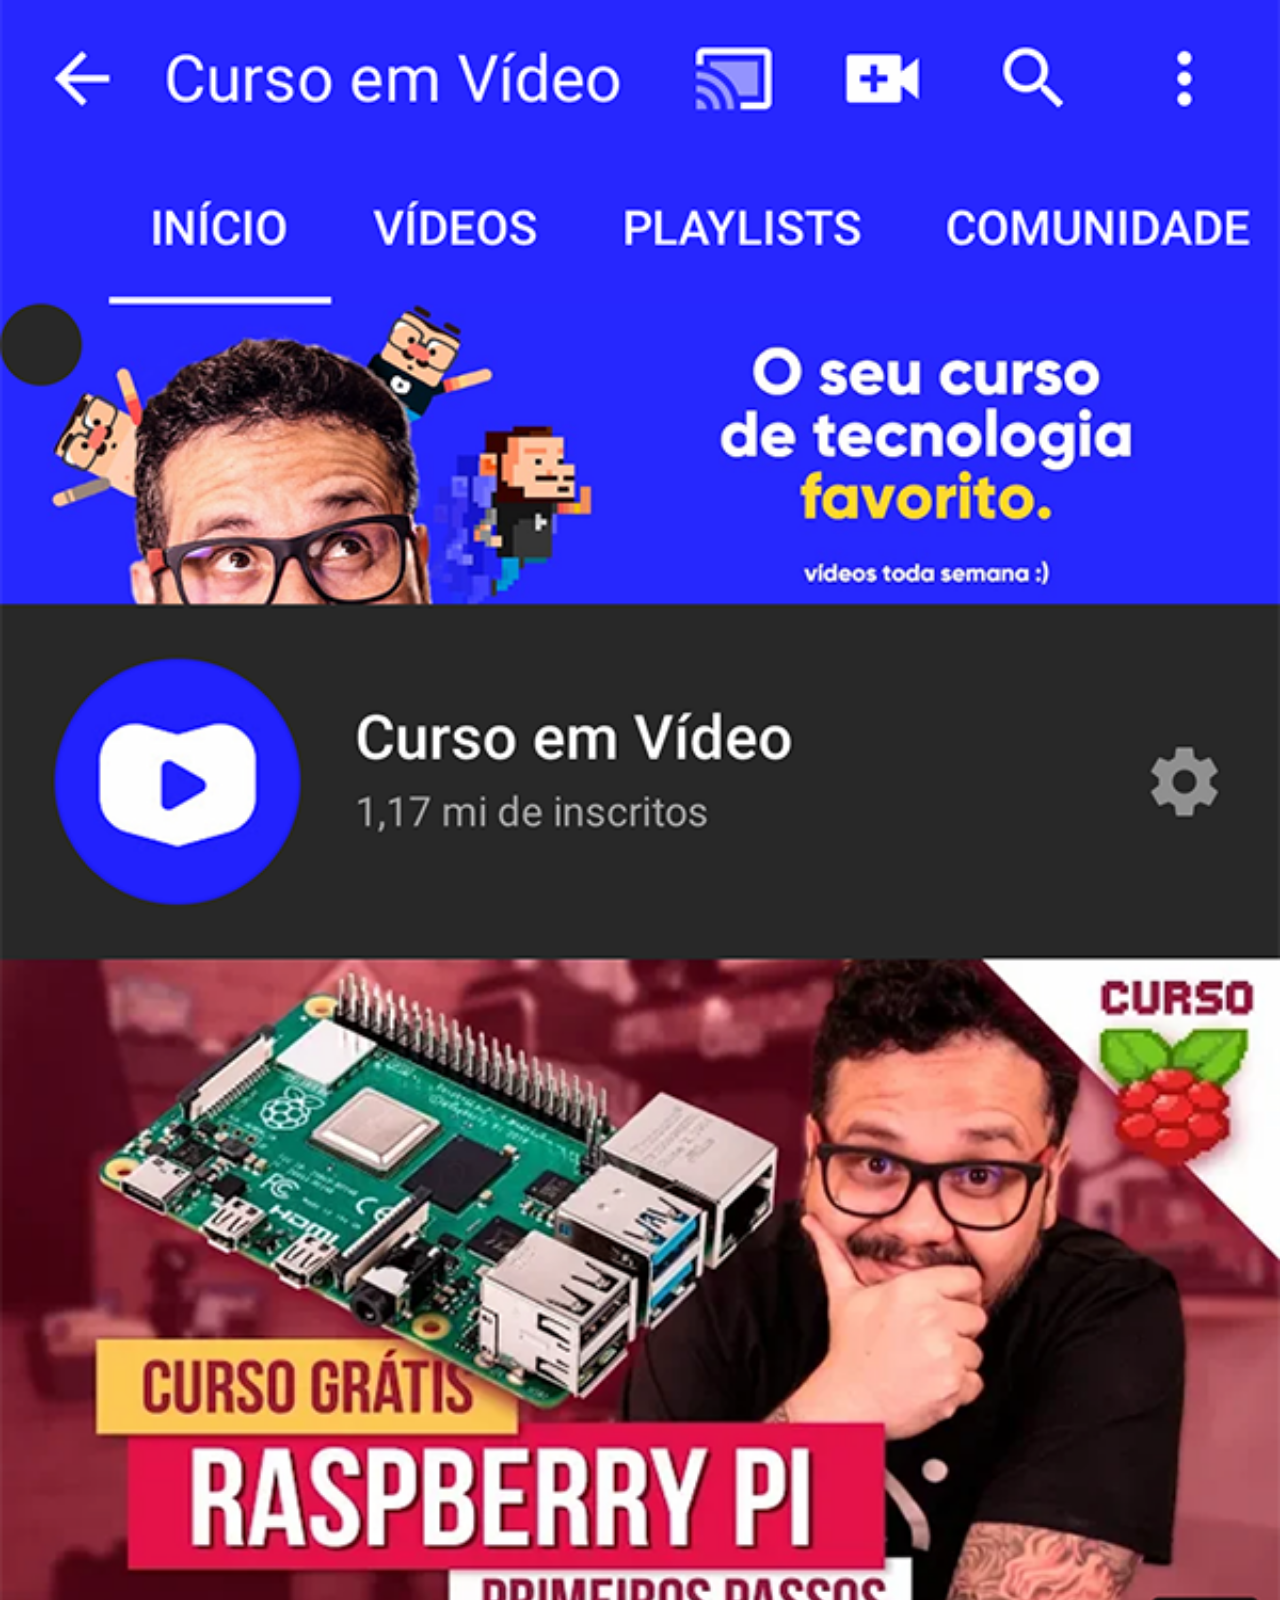
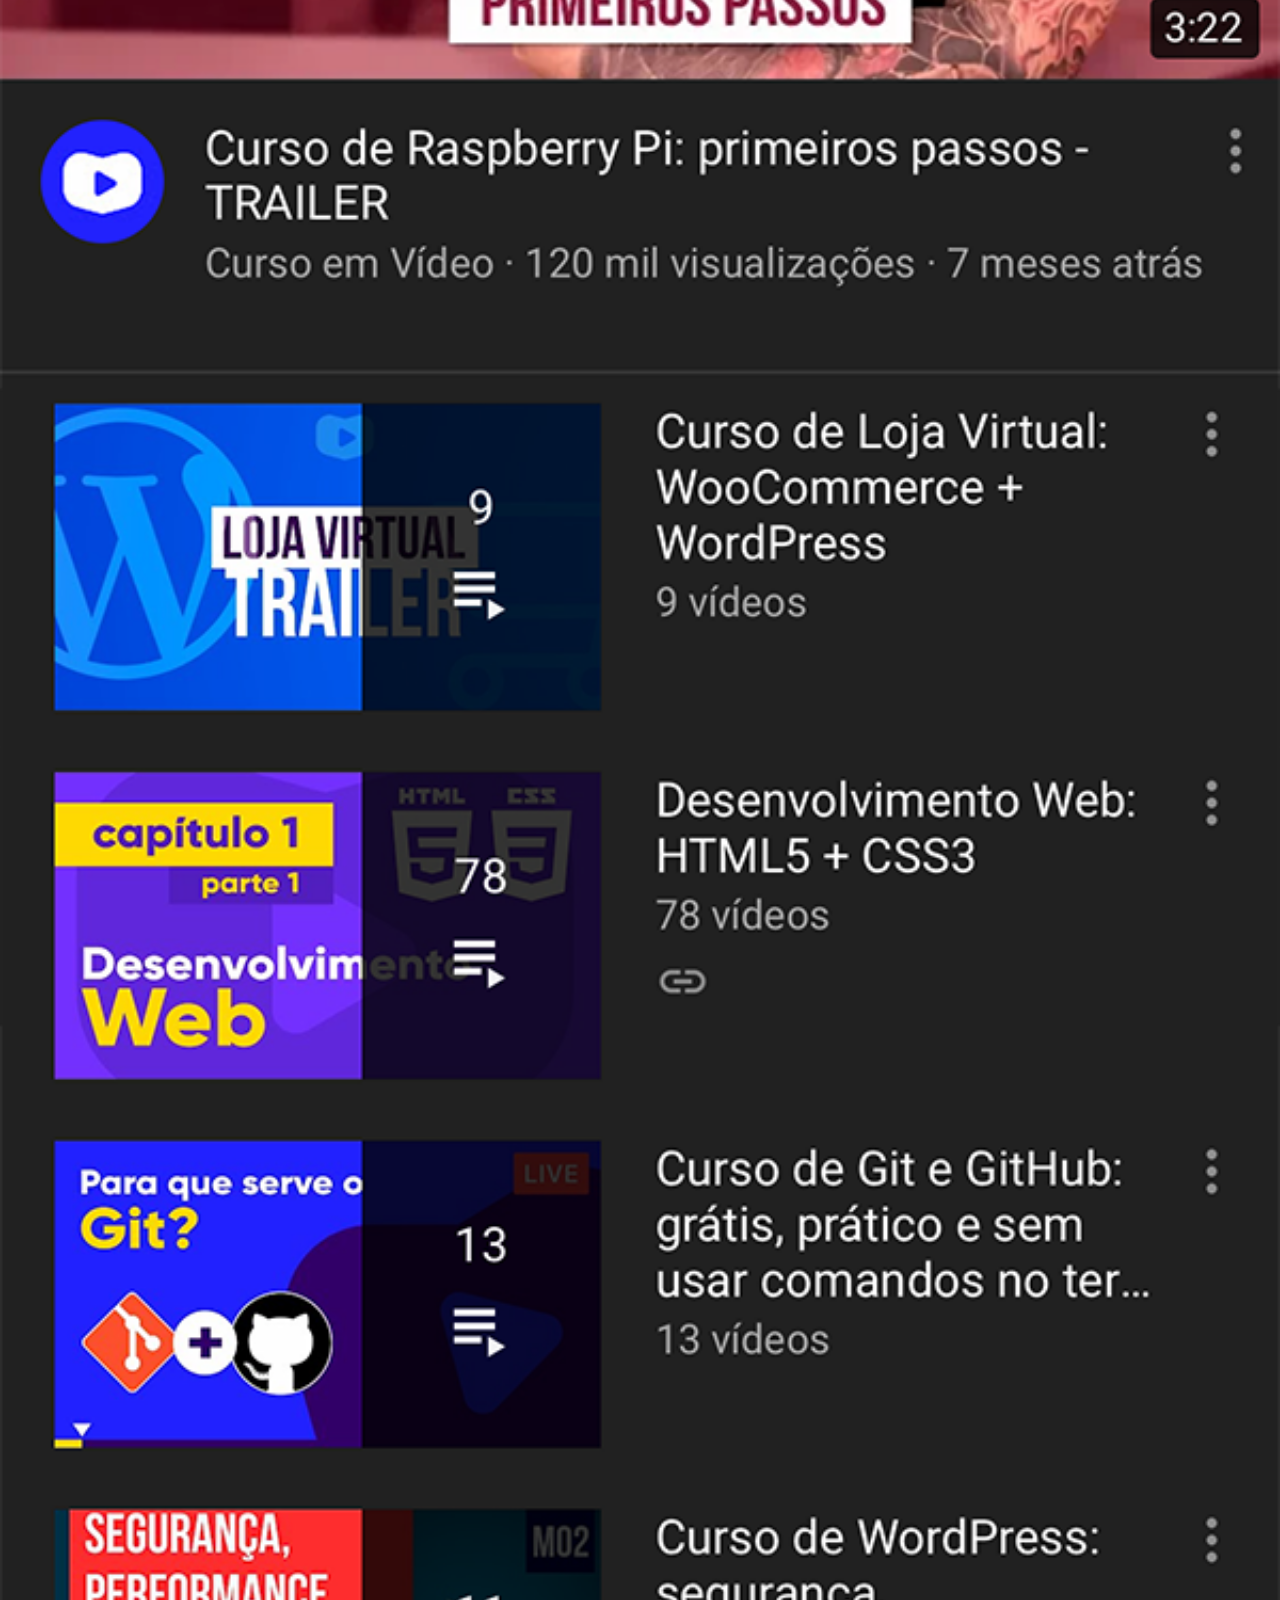
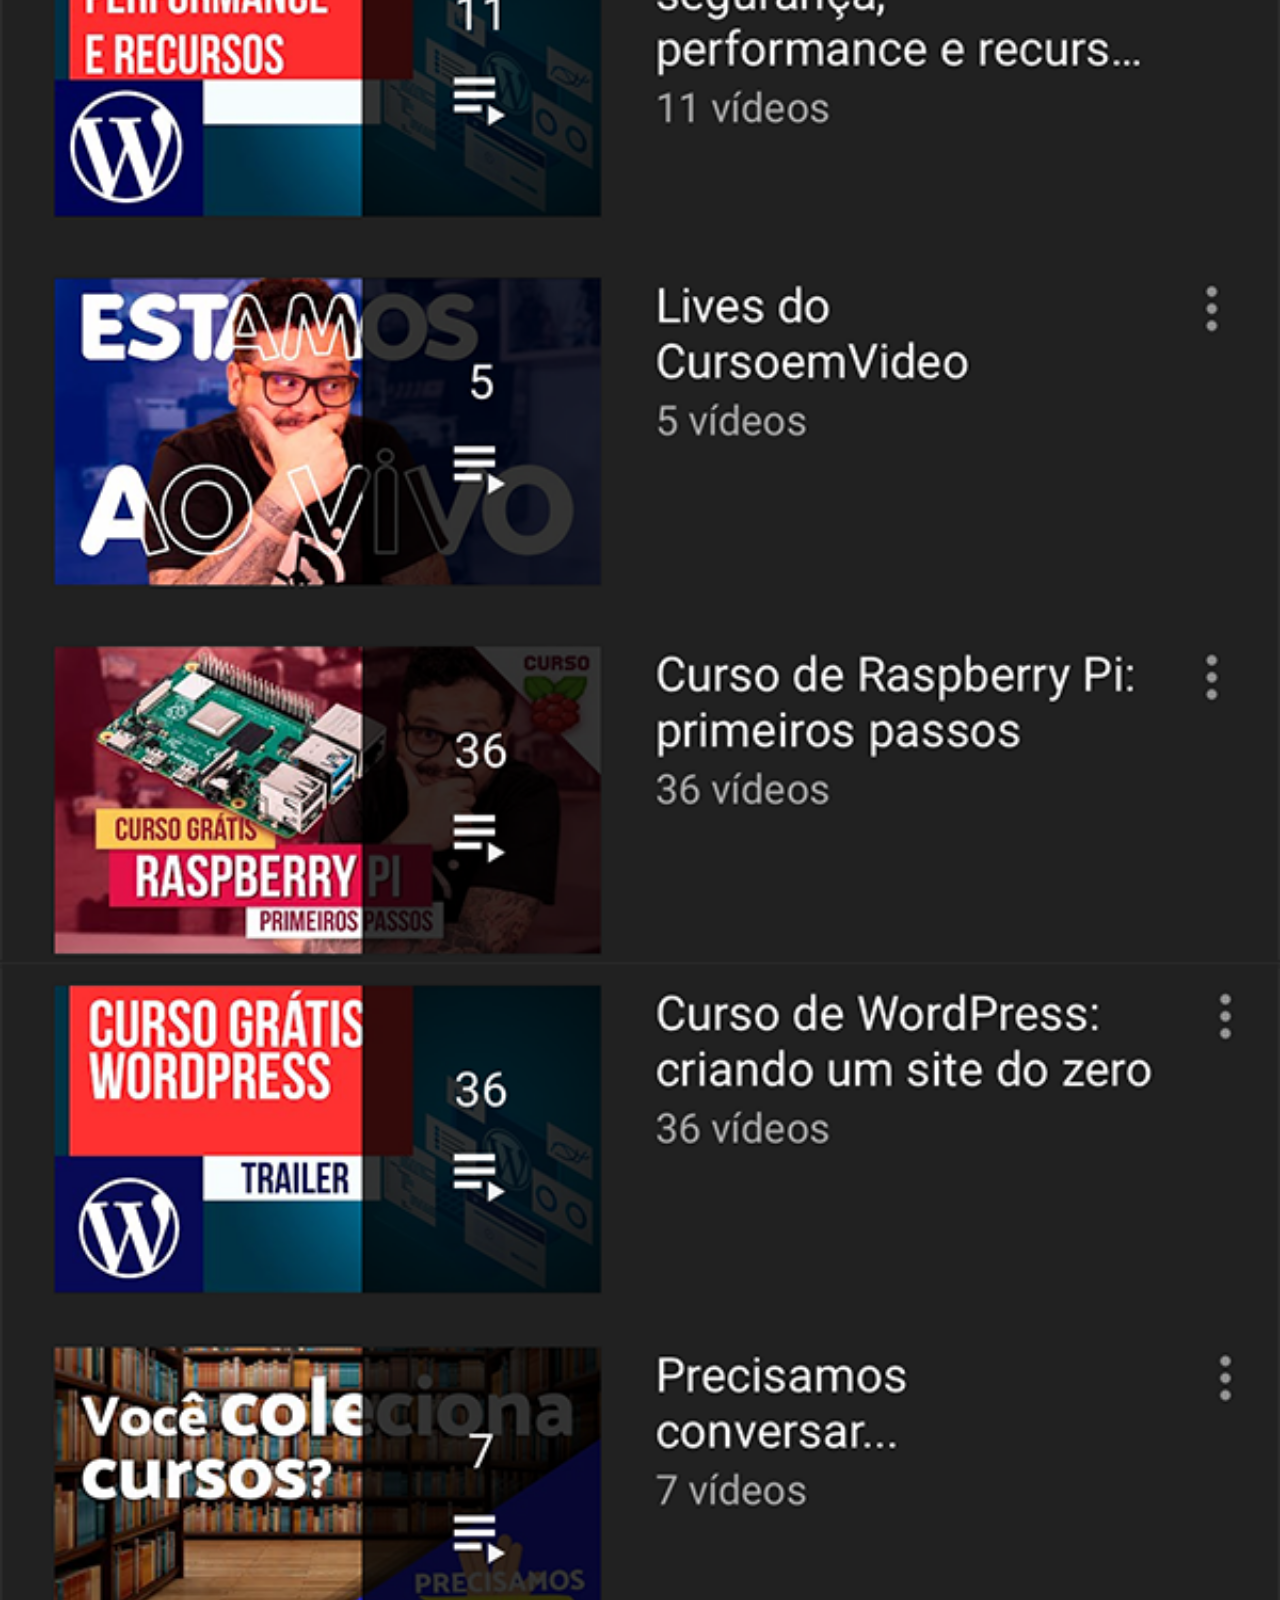
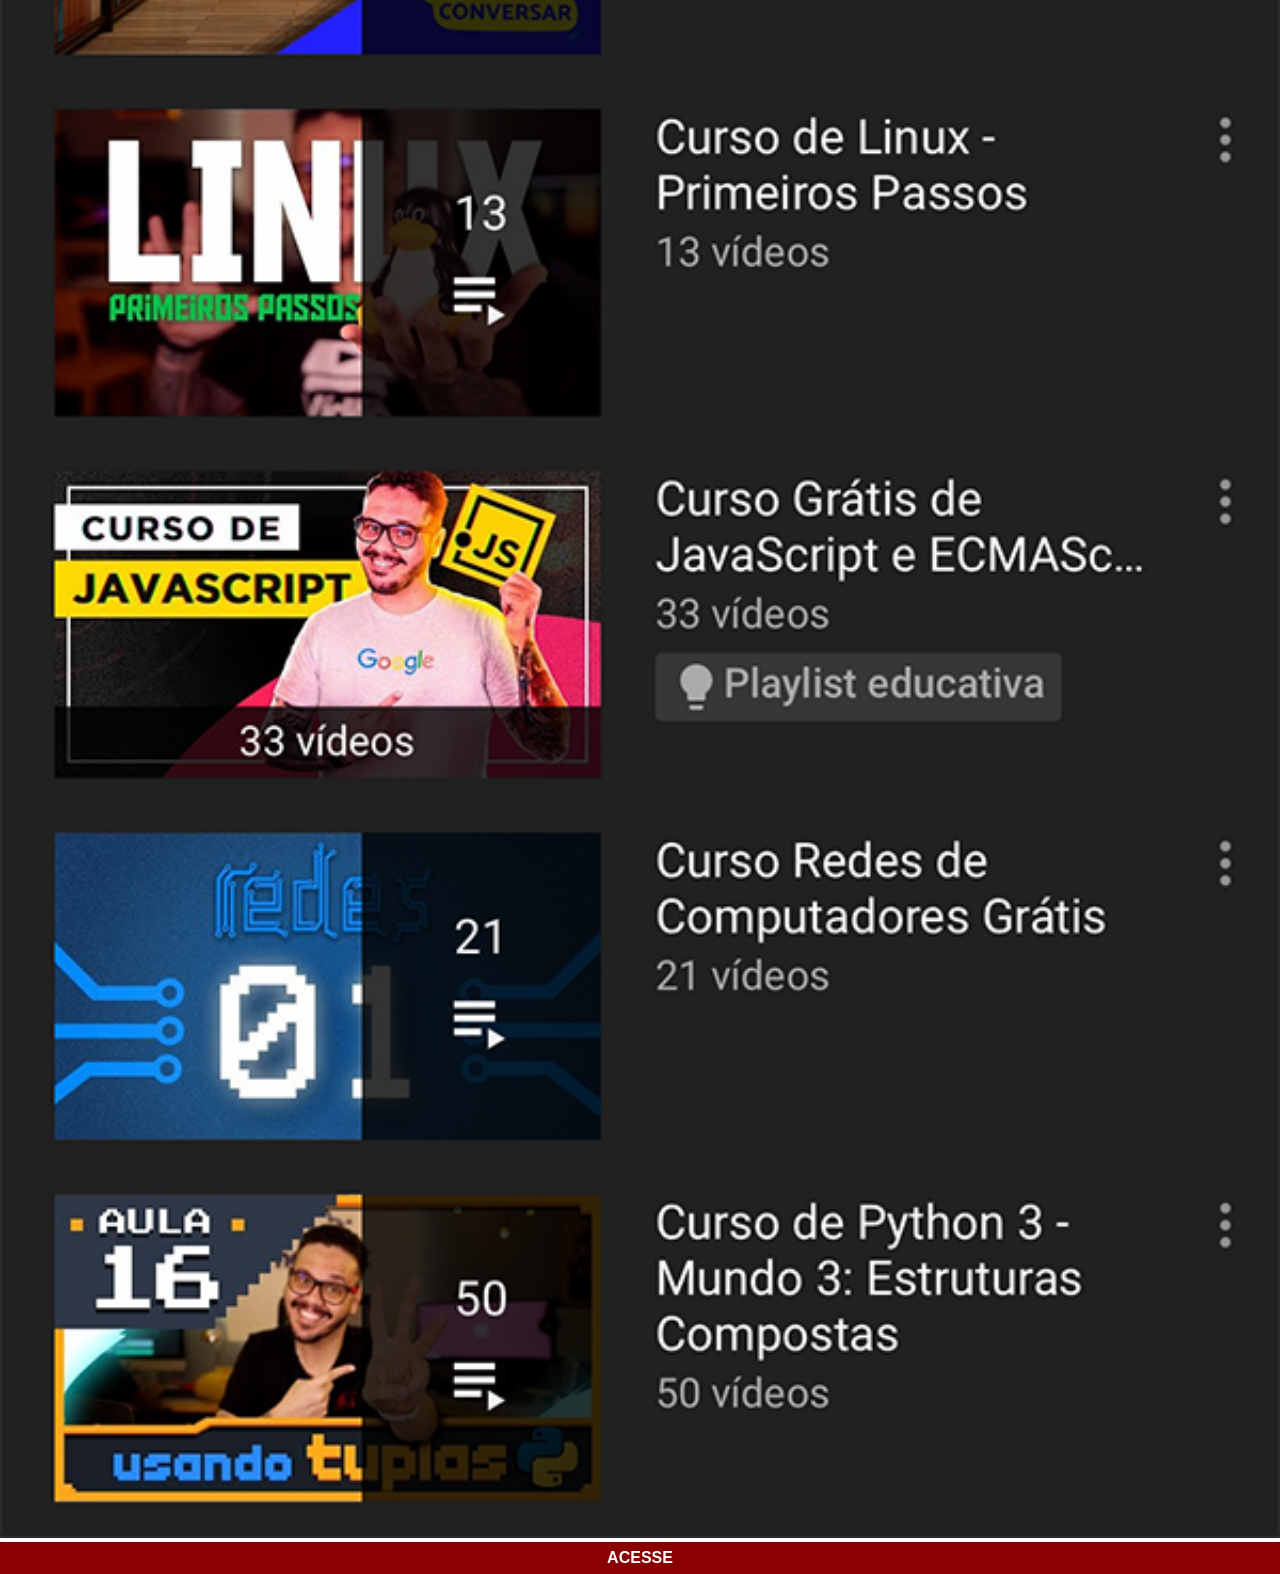
<file: youtube.html>
<!DOCTYPE html>
<html lang="pt-br">
<head>
    <meta charset="UTF-8">
    <meta name="viewport" content="width=device-width, initial-scale=1.0">
    <title>YouTube</title>
    <link rel="stylesheet" href="estilos/social.css">
    <style>
       
    </style>
</head>
<body>
    <img src="imagens/tela-youtube.png" alt="YouTube">
    <a href="https://www.youtube.com/watch?v=JGs272oBBMU" target="_blank">ACESSE</a>
</body>
</html>
</file>
<file: estilos/style.css>
@charset "UTF-8";

* {
    margin: 0px;
    padding: 0px;
    font-family: Arial, Helvetica, sans-serif;
}
html, body{
    height: 100vh;
    width: 100vw;
    background-color: black;
}

body{
    background: url(../imagens/fundo-madeira.jpg)no-repeat top center;
    background-size: cover;
    background-attachment: fixed;
}

main{
    height: 100vh;
    position: relative;
}

section#telefone{
    position: absolute;
    top: 50%;
    left: 50%;
    transform: translate(-50%, -50%);
    height: 627px;
    width: 311px;
    background: url(../imagens/frame-iphone.png) no-repeat;
}
iframe#tela{
    position: relative;
    top: 80px;
    left: 22px;
    width: 267px;
    height: 471px;
}

section#redes-sociais img{
    width: 50px;
    margin: 10px;
    border-radius: 50%;
    box-shadow: 2px 2px 5px black;
}
</file>
<file: estilos/social.css>
@charset "UTF8";

 * {
            margin: 0px;
            padding: 0px;
            font-family: Arial, Helvetica, sans-serif;
        }

        ::-webkit-scrollbar{
            width: 0px;
            height: 0px;
        }

        img {
            width: 100vw;
        }

        a {
            display: block;
            background-color: darkred;
            color: white;
            padding: 7px;
            text-align: center;
            font-weight: bolder;
            text-decoration: none;

        }

        a:hover{
            background-color: red;
        }
</file>
